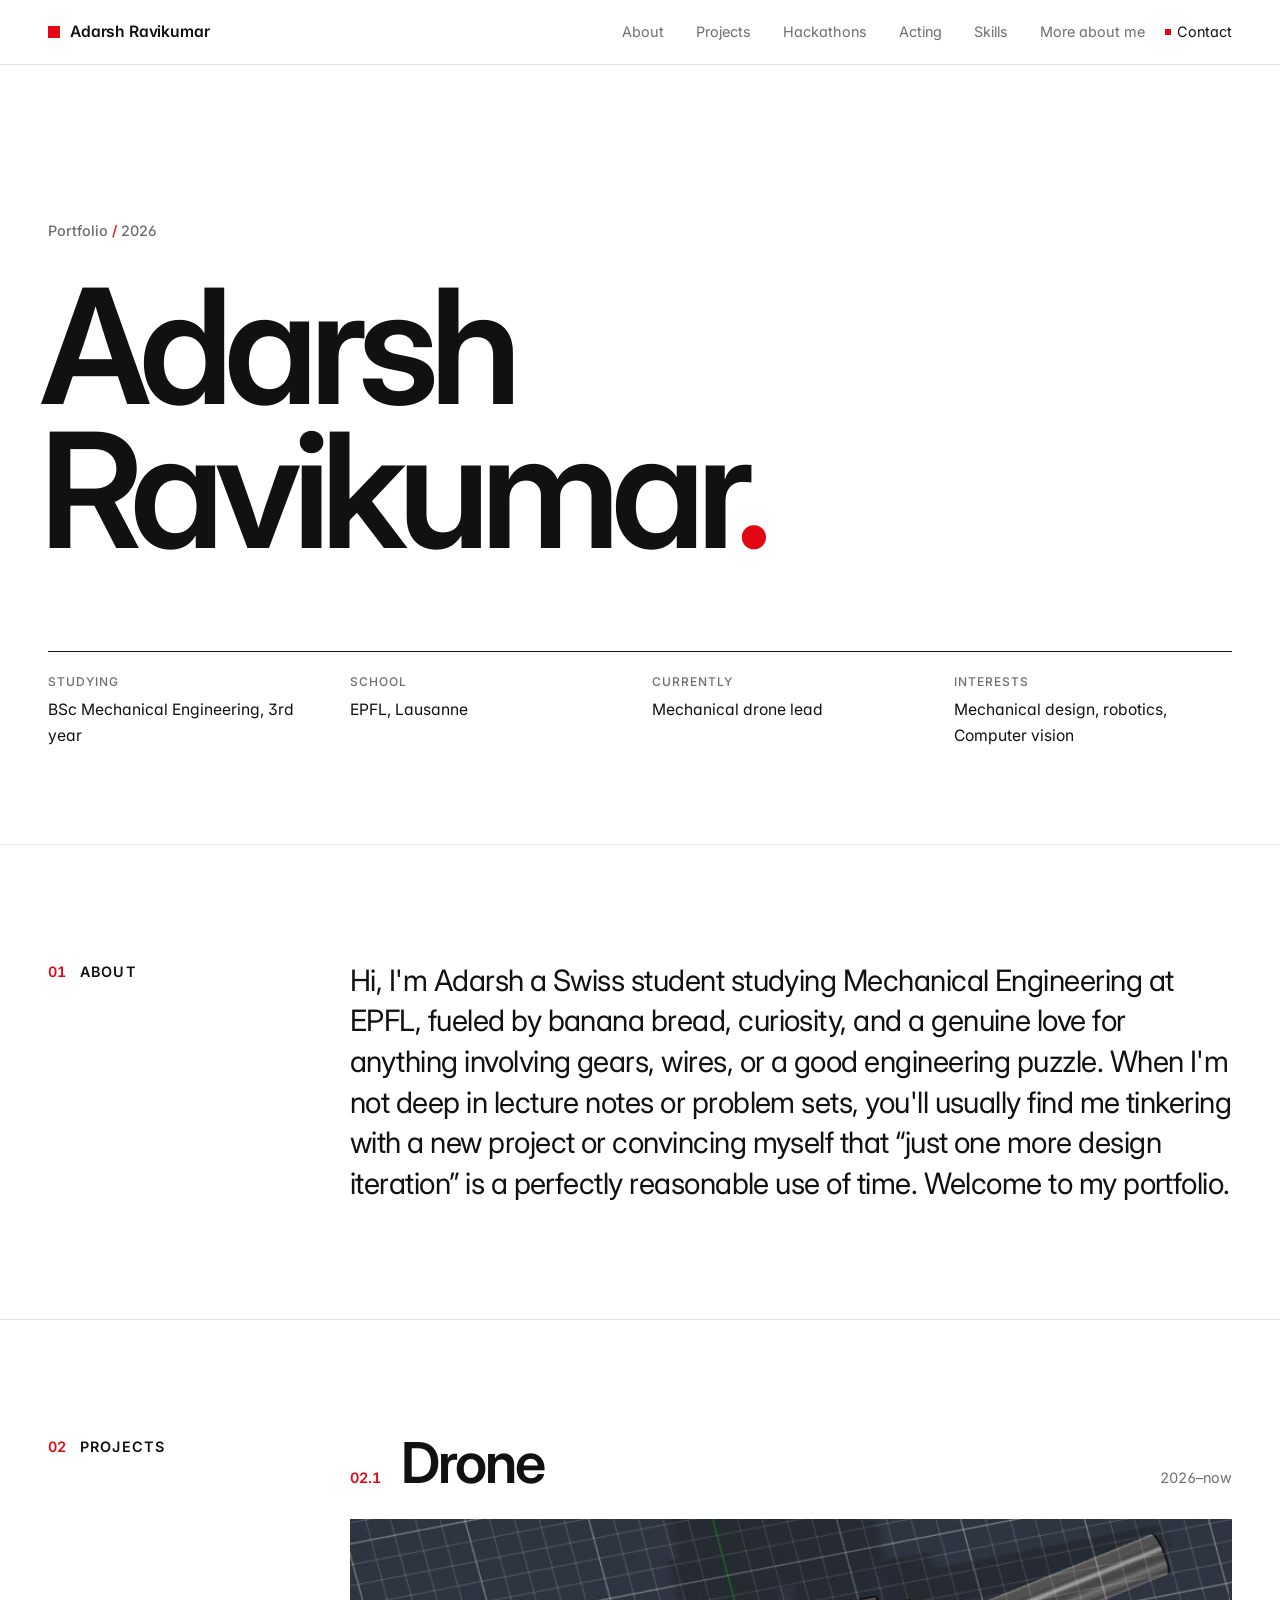
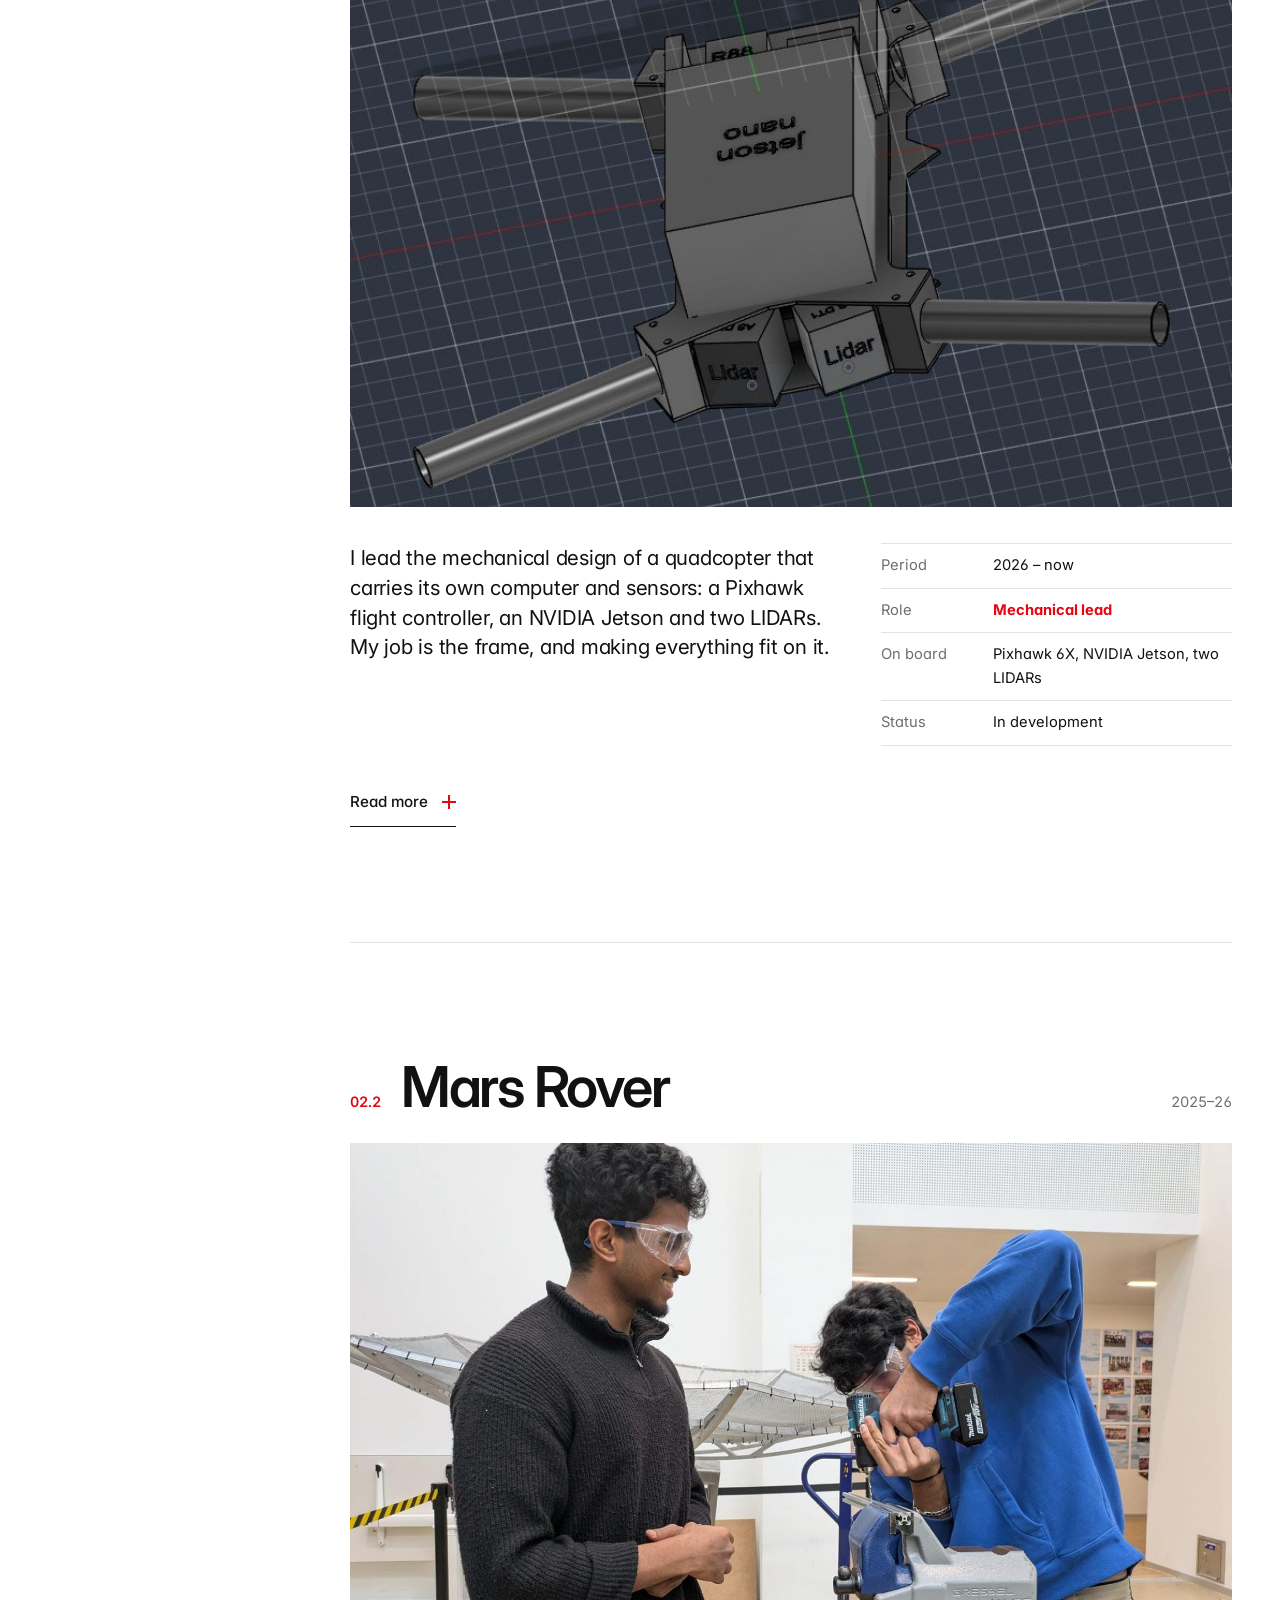
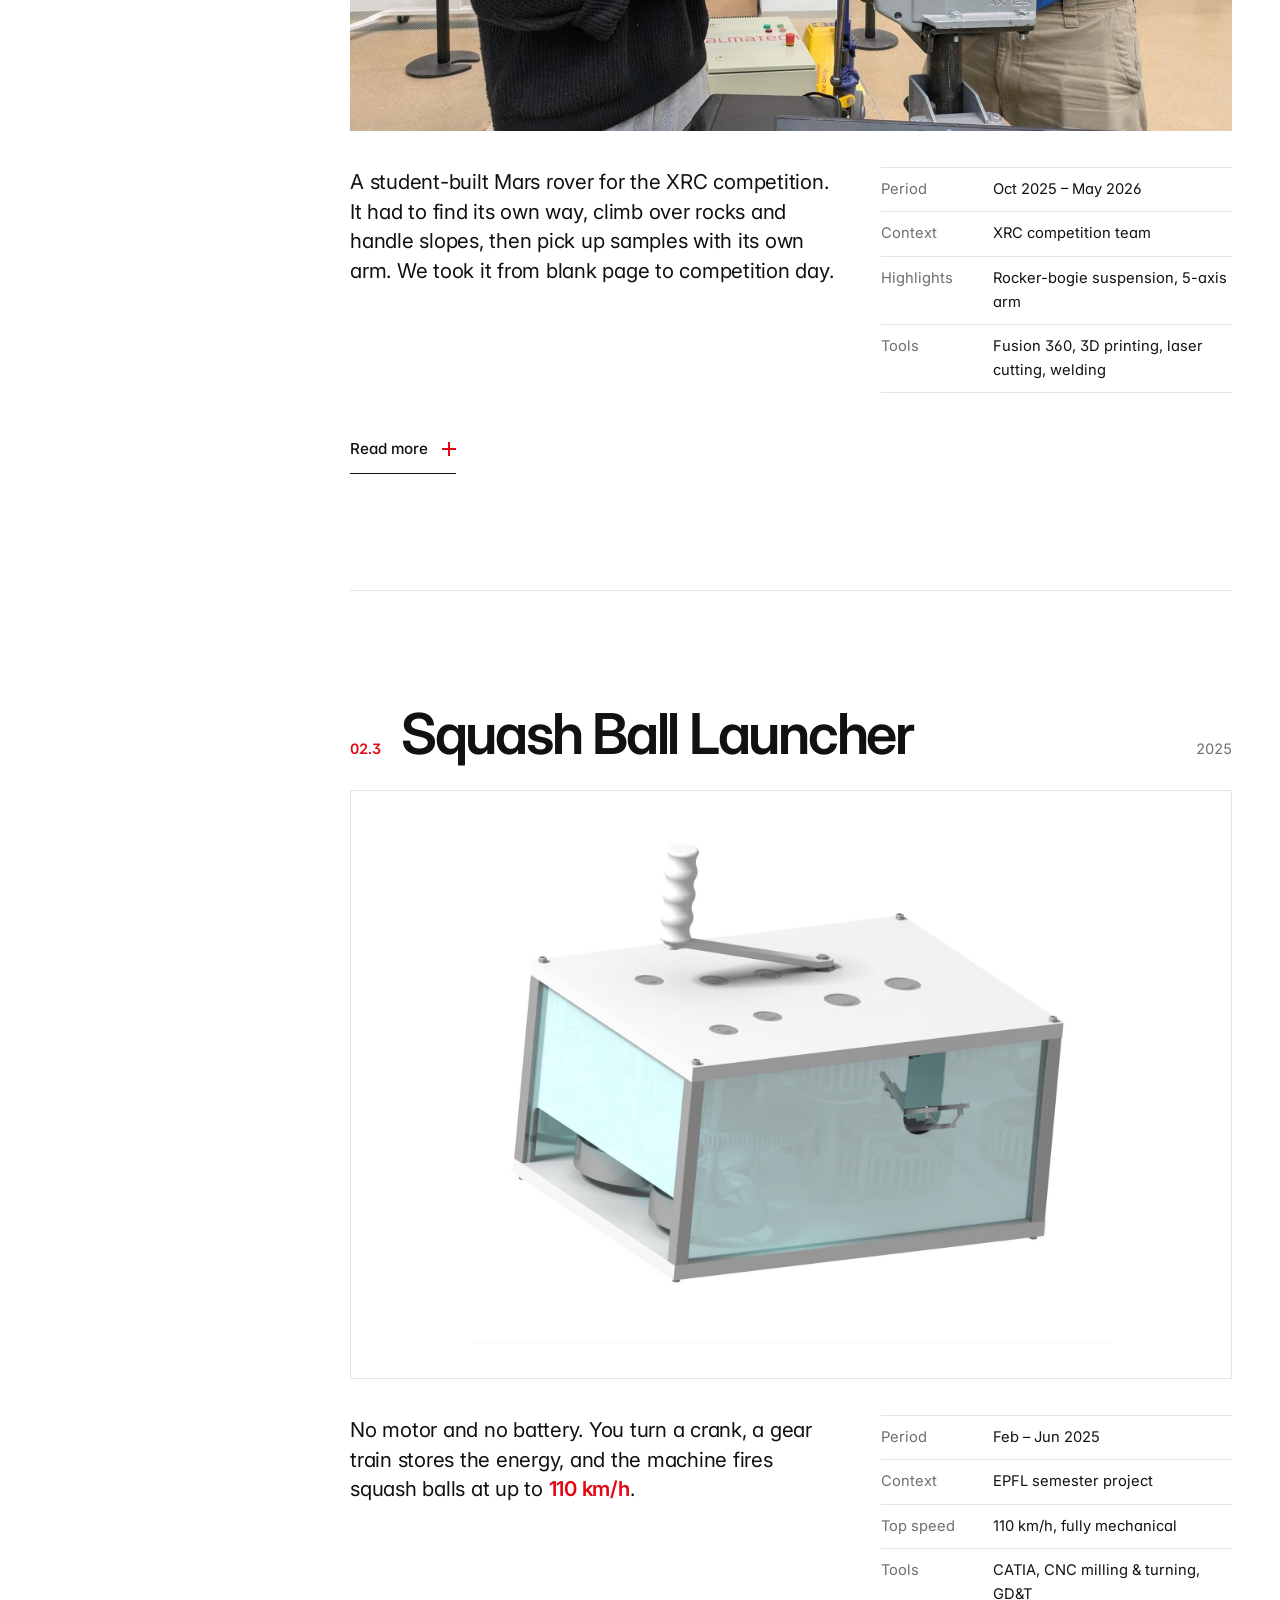
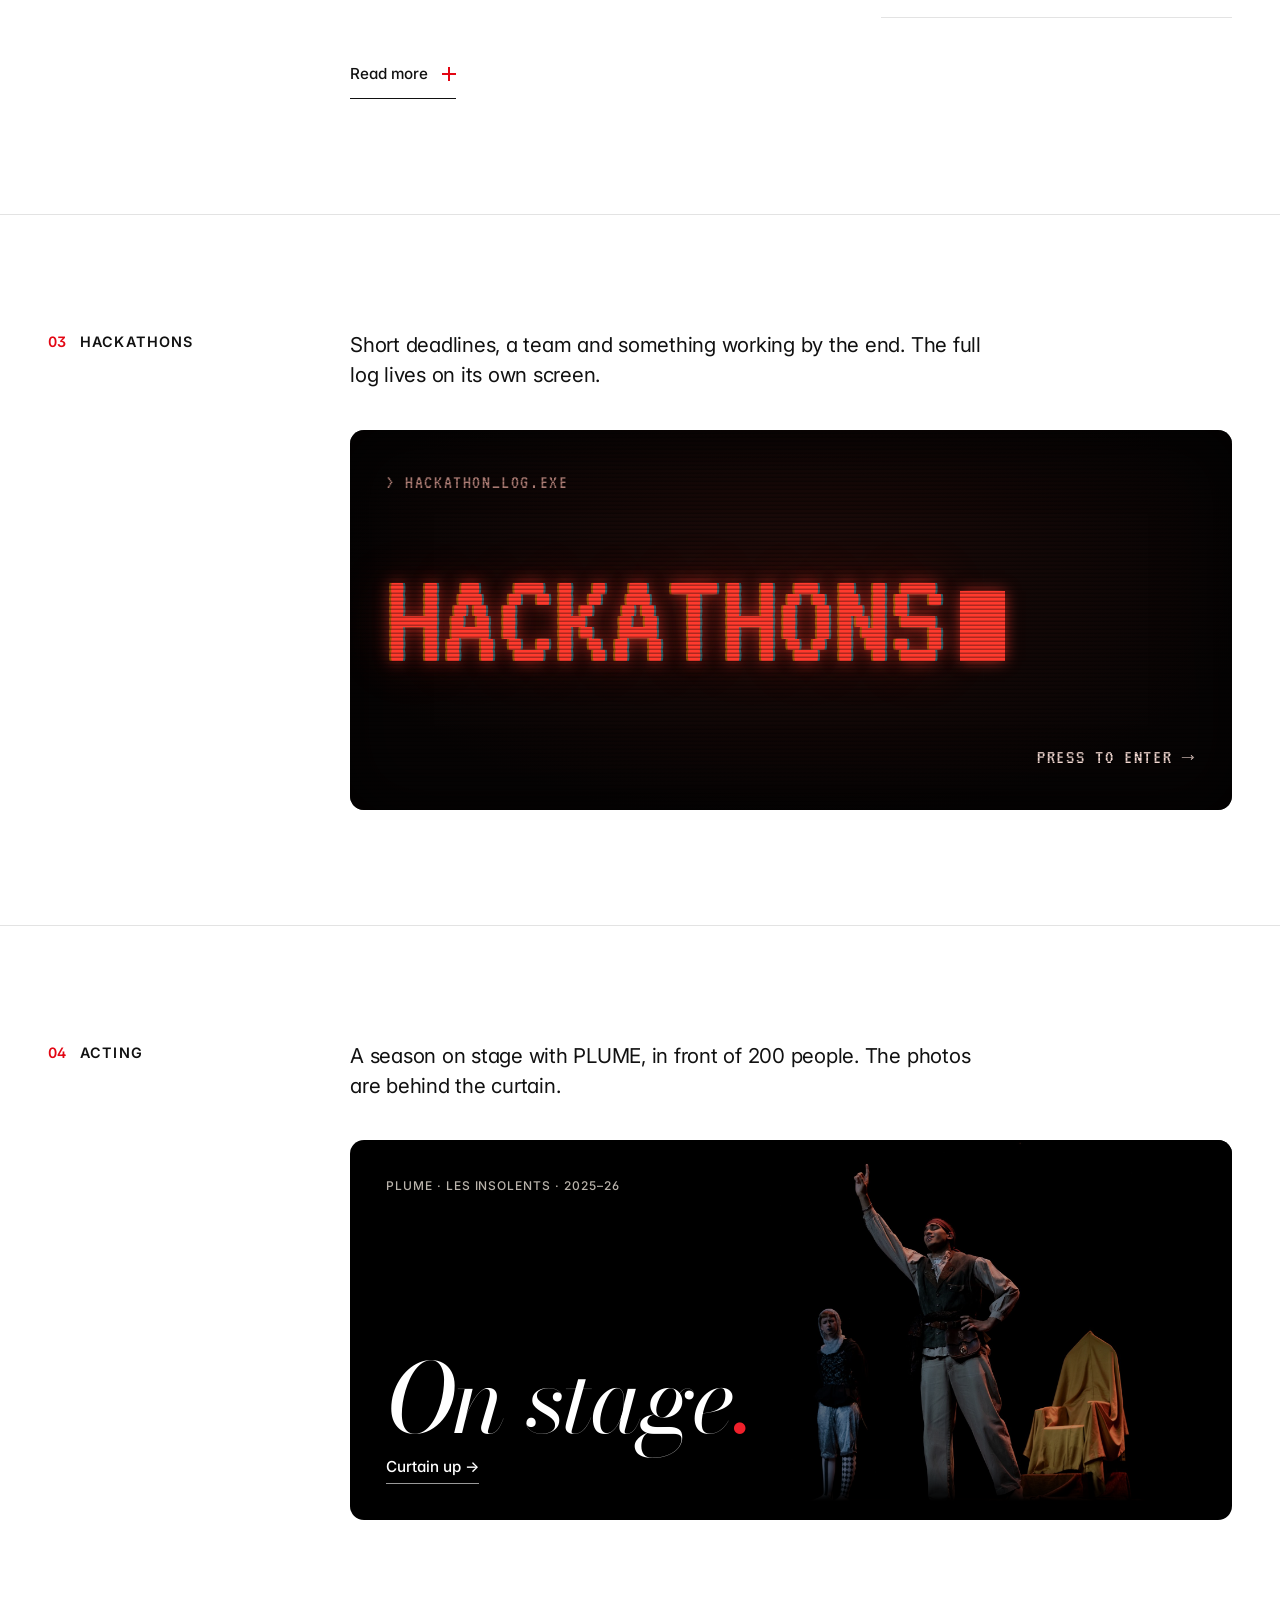
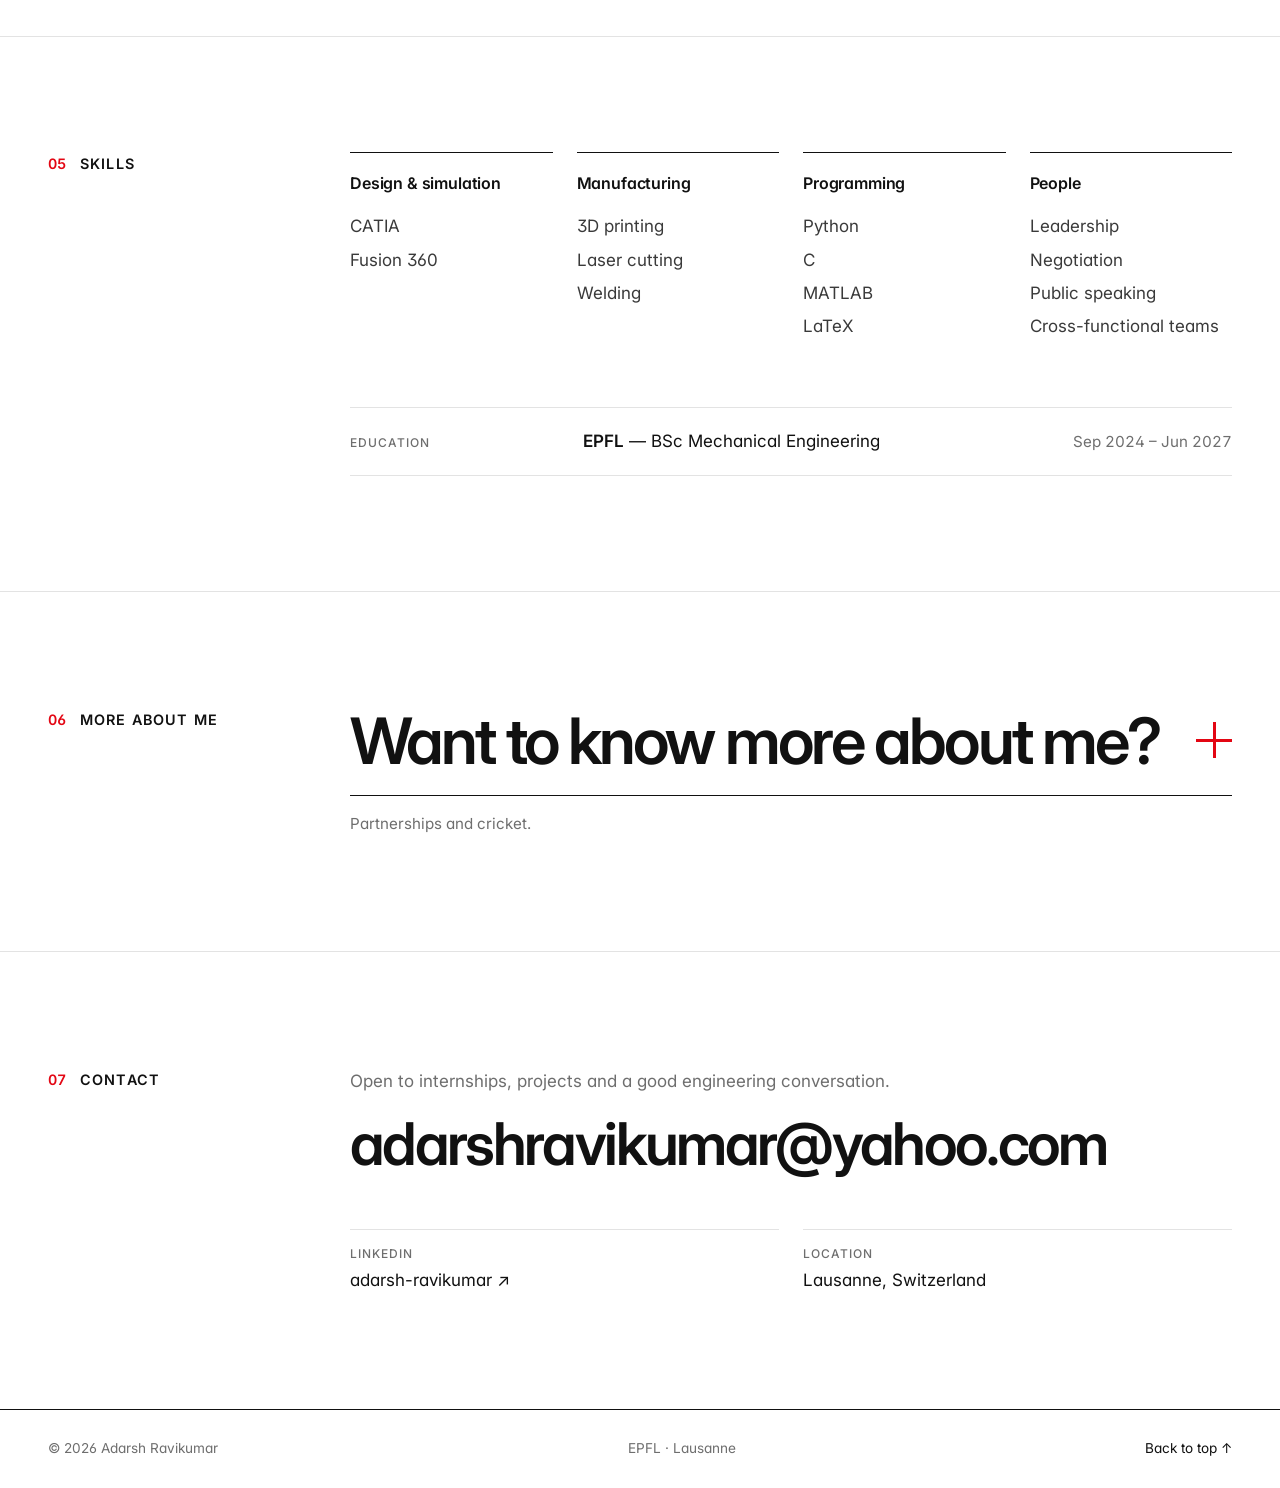
<file: index.html>
<!DOCTYPE html>
<html lang="en">
<head>
<meta charset="UTF-8" />
<meta name="viewport" content="width=device-width, initial-scale=1.0" />
<title>Adarsh Ravikumar — Mechanical Engineering, EPFL</title>
<meta name="description" content="Portfolio of Adarsh Ravikumar, Mechanical Engineering student at EPFL. Drone, Mars rover, squash ball launcher, hackathons, theatre and more." />
<link rel="canonical" href="https://adarsh-ravikumar-ch.github.io/Adarsh-Ravikumar-CH/" />
<link rel="icon" href="favicon.svg" type="image/svg+xml" />
<link rel="icon" href="assets/icons/favicon-32.png" sizes="32x32" type="image/png" />
<link rel="apple-touch-icon" href="assets/icons/apple-touch-icon.png" />
<meta property="og:type" content="website" />
<meta property="og:site_name" content="Adarsh Ravikumar" />
<meta property="og:title" content="Adarsh Ravikumar — Mechanical Engineering, EPFL" />
<meta property="og:description" content="Mechanical Engineering student at EPFL. Drone, Mars rover, a 110 km/h squash ball launcher, hackathons and theatre." />
<meta property="og:url" content="https://adarsh-ravikumar-ch.github.io/Adarsh-Ravikumar-CH/" />
<meta property="og:image" content="https://adarsh-ravikumar-ch.github.io/Adarsh-Ravikumar-CH/assets/og/main.png" />
<meta property="og:image:width" content="1200" />
<meta property="og:image:height" content="630" />
<meta property="og:image:alt" content="Adarsh Ravikumar. Mechanical Engineering, EPFL, Lausanne." />
<meta name="twitter:card" content="summary_large_image" />
<meta name="theme-color" content="#ffffff" />
<link rel="preconnect" href="https://fonts.googleapis.com" />
<link rel="preconnect" href="https://fonts.gstatic.com" crossorigin />
<link href="https://fonts.googleapis.com/css2?family=Bodoni+Moda:ital,wght@1,400&family=Inter:wght@400;500;600;700&family=VT323&display=swap" rel="stylesheet" />
<link rel="stylesheet" href="styles.css?v=8" />
<script>
  // arriving back from the hackathons page: start behind the closed "screen" so it can open
  try {
    if (sessionStorage.getItem('crt-return')) {
      sessionStorage.removeItem('crt-return');
      document.documentElement.classList.add('from-crt');
    }
    if (sessionStorage.getItem('stage-return')) {
      sessionStorage.removeItem('stage-return');
      document.documentElement.classList.add('from-stage');
    }
  } catch (e) {}
</script>
</head>
<body>

<!-- the switch-off effect used when entering / leaving the hackathons page -->
<div class="tv" aria-hidden="true"><span class="tv-bar tv-bar--top"></span><span class="tv-bar tv-bar--bottom"></span><span class="tv-line"></span></div>

<!-- the curtain used when entering / leaving the acting page -->
<div class="curtain" aria-hidden="true"><span class="curtain-half curtain-half--l"></span><span class="curtain-half curtain-half--r"></span></div>

<a class="skip-link" href="#main">Skip to content</a>

<header class="site-header">
  <div class="container header-inner">
    <a href="#top" class="logo"><span class="logo-mark" aria-hidden="true"></span>Adarsh Ravikumar</a>
    <button class="menu-toggle" type="button" aria-expanded="false" aria-controls="site-nav">Menu</button>
    <nav class="site-nav" id="site-nav" aria-label="Main">
      <a href="#about">About</a>
      <a href="#projects">Projects</a>
      <a href="hackathons.html" data-section="#hackathons" data-crt-link>Hackathons</a>
      <a href="acting.html" data-section="#acting" data-stage-link>Acting</a>
      <a href="#skills">Skills</a>
      <a href="#more">More about me</a>
      <a href="#contact">Contact</a>
    </nav>
  </div>
</header>

<main id="main">

  <!-- HERO -->
  <section class="hero" id="top">
    <div class="container">
      <p class="eyebrow">Portfolio <span class="red">/</span> 2026</p>
      <h1 class="hero-name">Adarsh<br />Ravikumar<span class="red">.</span></h1>
      <div class="hero-meta">
        <div>
          <span class="label">Studying</span>
          <span>BSc Mechanical Engineering, 3rd year</span>
        </div>
        <div>
          <span class="label">School</span>
          <span>EPFL, Lausanne</span>
        </div>
        <div>
          <span class="label">Currently</span>
          <span>Mechanical drone lead</span>
        </div>
        <div>
          <span class="label">Interests</span>
          <span>Mechanical design, robotics, Computer vision</span>
        </div>
      </div>
    </div>
  </section>

  <!-- 01 ABOUT -->
  <section class="section" id="about">
    <div class="container grid">
      <header class="section-head">
        <span class="section-num">01</span>
        <h2>About</h2>
      </header>
      <div class="section-body">
        <p class="about-text">Hi, I'm Adarsh a Swiss student studying Mechanical Engineering at EPFL, fueled by banana bread, curiosity, and a genuine love for anything involving gears, wires, or a good engineering puzzle. When I'm not deep in lecture notes or problem sets, you'll usually find me tinkering with a new project or convincing myself that “just one more design iteration” is a perfectly reasonable use of time. Welcome to my portfolio.</p>
      </div>
    </div>
  </section>

  <!-- 02 PROJECTS -->
  <section class="section" id="projects">
    <div class="container grid">
      <header class="section-head">
        <span class="section-num">02</span>
        <h2>Projects</h2>
      </header>

      <div class="section-body">

        <!-- Drone -->
        <article class="project" id="drone">
          <div class="project-title-row">
            <span class="project-index">02.1</span>
            <h3>Drone</h3>
            <span class="project-year">2026–now</span>
          </div>

          <figure class="project-cover">
            <img src="assets/img/drone-2.jpg" alt="CAD model of the drone frame: a central Jetson Nano bay, two LIDAR mounts and four tube arms" width="822" height="770" />
          </figure>

          <div class="project-info">
            <p class="project-lede">I lead the mechanical design of a quadcopter that carries its own computer and sensors: a Pixhawk flight controller, an NVIDIA Jetson and two LIDARs. My job is the frame, and making everything fit on it.</p>
            <dl class="facts">
              <div><dt>Period</dt><dd>2026 – now</dd></div>
              <div><dt>Role</dt><dd><strong class="red">Mechanical lead</strong></dd></div>
              <div><dt>On board</dt><dd>Pixhawk 6X, NVIDIA Jetson, two LIDARs</dd></div>
              <div><dt>Status</dt><dd>In development</dd></div>
            </dl>
          </div>

          <button class="toggle" type="button" aria-expanded="false" aria-controls="drone-details">
            <span class="toggle-label">Read more</span>
            <span class="toggle-icon" aria-hidden="true"></span>
          </button>

          <div class="project-details" id="drone-details" hidden>
            <ol class="points">
              <li>
                <h4>The role</h4>
                <p>As mechanical lead I'm responsible for the airframe: the central body, the arms, and the mounts for every board and sensor.</p>
              </li>
              <li>
                <h4>The frame</h4>
                <p>A compact central body holds the Jetson, with two LIDAR mounts at one end and four tube arms carrying the motors.</p>
              </li>
              <li>
                <h4>Prototyping the layout</h4>
                <p>Before committing to the final plates, we laser-cut test plates and laid the electronics out on them to check spacing, mounting holes and cable runs.</p>
              </li>
              <li>
                <h4>Power &amp; electronics</h4>
                <p>Two batteries feed a power board, which supplies a 4-in-1 ESC for the four motors and a regulated supply for the flight controller and computer. The frame has to give each of them a place and keep the wiring short.</p>
              </li>
            </ol>

            <div class="gallery">
              <figure><button class="gallery-item" type="button"><img src="assets/img/drone-2.jpg" alt="CAD model of the drone frame with a Jetson bay, two LIDAR mounts and four tube arms" loading="lazy" /></button><figcaption>Frame CAD: Jetson bay, LIDAR mounts, four arms</figcaption></figure>
              <figure><button class="gallery-item" type="button"><img src="assets/img/drone-4.jpg" alt="Technical drawing of the drone arm shaft support next to the machined aluminium part, callipers and tooling" loading="lazy" /></button><figcaption>Arm shaft support: drawing and machined part</figcaption></figure>
              <figure><button class="gallery-item" type="button"><img src="assets/img/drone-5.jpg" alt="Aluminium profile clamped in a band saw, with coolant on the bed" loading="lazy" /></button><figcaption>Cutting aluminium stock on the band saw</figcaption></figure>
              <figure><button class="gallery-item" type="button"><img src="assets/img/drone-6.jpg" alt="Two Fehlmann milling machines in the workshop" loading="lazy" /></button><figcaption>The workshop's milling machines</figcaption></figure>
              <figure><button class="gallery-item" type="button"><img src="assets/img/drone-1.jpg" alt="Drone electronics laid out on laser-cut test plates" loading="lazy" /></button><figcaption>Electronics on laser-cut test plates</figcaption></figure>
              <figure><button class="gallery-item" type="button"><img src="assets/img/drone-7.jpg" alt="Electronics bench with a board in a vice, solder, a multimeter and test equipment" loading="lazy" /></button><figcaption>Soldering on the electronics bench</figcaption></figure>
              <figure><button class="gallery-item" type="button"><img src="assets/img/drone-3.jpg" alt="Wiring diagram linking two batteries, the power board, ESC, four motors, Pixhawk and Jetson" loading="lazy" /></button><figcaption>Wiring diagram</figcaption></figure>
            </div>
          </div>
        </article>

        <!-- Mars Rover -->
        <article class="project" id="rover">
          <div class="project-title-row">
            <span class="project-index">02.2</span>
            <h3>Mars Rover</h3>
            <span class="project-year">2025–26</span>
          </div>

          <figure class="project-cover">
            <img src="assets/img/rover-2.jpg" alt="Adarsh, in a blue sweater, drilling an aluminium profile clamped in a bench vice" width="1600" height="1200" />
          </figure>

          <div class="project-info">
            <p class="project-lede">A student-built Mars rover for the XRC competition. It had to find its own way, climb over rocks and handle slopes, then pick up samples with its own arm. We took it from blank page to competition day.</p>
            <dl class="facts">
              <div><dt>Period</dt><dd>Oct 2025 – May 2026</dd></div>
              <div><dt>Context</dt><dd>XRC competition team</dd></div>
              <div><dt>Highlights</dt><dd>Rocker-bogie suspension, 5-axis arm</dd></div>
              <div><dt>Tools</dt><dd>Fusion 360, 3D printing, laser cutting, welding</dd></div>
            </dl>
          </div>

          <button class="toggle" type="button" aria-expanded="false" aria-controls="rover-details">
            <span class="toggle-label">Read more</span>
            <span class="toggle-icon" aria-hidden="true"></span>
          </button>

          <div class="project-details" id="rover-details" hidden>
            <ol class="points">
              <li>
                <h4>The brief</h4>
                <p>A multidisciplinary team, one rover. It had to navigate autonomously, get over obstacles and hold its own on steep inclines. I co-designed it from the first concept to the prototype we took to competition.</p>
              </li>
              <li>
                <h4>Drivetrain &amp; wheels</h4>
                <p>I worked out motor torque, speed and power against obstacle size, approach angle and slope, so we knew the drivetrain would cope before anything was built. The tyres are custom PTU, iterated through several tread designs to balance stiffness and grip on rocky ground.</p>
              </li>
              <li>
                <h4>Suspension</h4>
                <p>A rocker-bogie differential keeps every wheel on the ground when one side climbs, so the rover stays stable over uneven terrain.</p>
              </li>
              <li>
                <h4>The arm</h4>
                <p>A 5-axis arm for collecting and handling samples. I covered the kinematics, picked the actuators and designed the mechanism.</p>
              </li>
              <li>
                <h4>Chassis</h4>
                <p>Designed together with the electrical and software teams. The LIDAR, sensors and computer each needed a proper home, and the layout had to work for everyone.</p>
              </li>
              <li>
                <h4>Making it real</h4>
                <p>The whole rover was modelled, assembled and simulated in Fusion 360, then built with 3D printing, laser cutting and welding into a working machine.</p>
              </li>
            </ol>

            <div class="gallery">
              <figure><button class="gallery-item" type="button"><img src="assets/img/rover-2.jpg" alt="Drilling an aluminium profile in the workshop" loading="lazy" /></button><figcaption>In the workshop</figcaption></figure>
              <figure><button class="gallery-item" type="button"><img src="assets/img/rover-1.jpg" alt="Two team members crouched beside the finished rover" loading="lazy" /></button><figcaption>The finished rover</figcaption></figure>
              <figure><button class="gallery-item" type="button"><img src="assets/img/rover-3.jpg" alt="Robotic arm joints and turntable during testing" loading="lazy" /></button><figcaption>Arm joints during testing</figcaption></figure>
              <figure><button class="gallery-item" type="button"><img src="assets/img/rover-4.jpg" alt="Rover with the arm folded and electronics visible" loading="lazy" /></button><figcaption>Arm folded, electronics exposed</figcaption></figure>
              <figure><button class="gallery-item" type="button"><img src="assets/img/rover-5.jpg" alt="A teammate working on the rover chassis" loading="lazy" /></button><figcaption>Chassis on the bench</figcaption></figure>
            </div>
          </div>
        </article>

        <!-- Squash Ball Launcher -->
        <article class="project" id="squash">
          <div class="project-title-row">
            <span class="project-index">02.3</span>
            <h3>Squash Ball Launcher</h3>
            <span class="project-year">2025</span>
          </div>

          <figure class="project-cover is-render">
            <img src="assets/img/squash-1.jpg" alt="Render of the squash ball launcher: a glass-sided box with a hand crank on top" width="1600" height="1292" />
          </figure>

          <div class="project-info">
            <p class="project-lede">No motor and no battery. You turn a crank, a gear train stores the energy, and the machine fires squash balls at up to <strong class="red">110&nbsp;km/h</strong>.</p>
            <dl class="facts">
              <div><dt>Period</dt><dd>Feb – Jun 2025</dd></div>
              <div><dt>Context</dt><dd>EPFL semester project</dd></div>
              <div><dt>Top speed</dt><dd>110 km/h, fully mechanical</dd></div>
              <div><dt>Tools</dt><dd>CATIA, CNC milling &amp; turning, GD&amp;T</dd></div>
            </dl>
          </div>

          <button class="toggle" type="button" aria-expanded="false" aria-controls="squash-details">
            <span class="toggle-label">Read more</span>
            <span class="toggle-icon" aria-hidden="true"></span>
          </button>

          <div class="project-details" id="squash-details" hidden>
            <ol class="points">
              <li>
                <h4>The idea</h4>
                <p>A fully mechanical, hand-wound launcher, designed from the ground up. Winding the crank stores energy in the mechanism, and releasing it sends a ball out at up to 110&nbsp;km/h.</p>
              </li>
              <li>
                <h4>The numbers</h4>
                <p>Torque, force, velocity and energy-transfer calculations sized every gear and shaft, so each shot comes out the same as the last.</p>
              </li>
              <li>
                <h4>Materials</h4>
                <p>Winding and firing put cyclic load on the gears, over and over. I chose materials for yield strength, fatigue resistance, hardness and wear so the parts would last.</p>
              </li>
              <li>
                <h4>Built to be built</h4>
                <p>Every part was designed with manufacturing in mind, mostly CNC milling and turning, so the drawings could go straight to a workshop.</p>
              </li>
              <li>
                <h4>The paper trail</h4>
                <p>A full documentation package: design justification, gear ratio and energy calculations, a bill of materials, and manufacture-ready 2D drawings with GD&amp;T.</p>
              </li>
              <li>
                <h4>All in CATIA</h4>
                <p>3D modelling, assembly and mechanism simulation, and drawing generation, all done in CATIA from start to finish.</p>
              </li>
            </ol>

            <div class="gallery">
              <figure><button class="gallery-item" type="button"><img src="assets/img/squash-1.jpg" alt="Final render of the launcher" loading="lazy" /></button><figcaption>Final render</figcaption></figure>
              <figure><button class="gallery-item" type="button"><img src="assets/img/squash-2.jpg" alt="Transparent render showing the gears inside the launcher" loading="lazy" /></button><figcaption>See-through render</figcaption></figure>
              <figure><button class="gallery-item" type="button"><img src="assets/img/squash-3.jpg" alt="Isometric CAD view of the complete mechanism" loading="lazy" /></button><figcaption>Complete mechanism</figcaption></figure>
              <figure><button class="gallery-item" type="button"><img src="assets/img/squash-5.jpg" alt="Crank handle connected to the first gear stages" loading="lazy" /></button><figcaption>Crank and first stages</figcaption></figure>
              <figure><button class="gallery-item" type="button"><img src="assets/img/squash-4.jpg" alt="Top view of the gear train and launch wheels" loading="lazy" /></button><figcaption>Gear train from above</figcaption></figure>
              <figure><button class="gallery-item" type="button"><img src="assets/img/squash-6.jpg" alt="Counter-rotating launch wheels driven by gears" loading="lazy" /></button><figcaption>Counter-rotating launch wheels</figcaption></figure>
              <figure><button class="gallery-item" type="button"><img src="assets/img/squash-7.jpg" alt="Close-up of meshing gear pairs" loading="lazy" /></button><figcaption>Gear pairs</figcaption></figure>
              <figure><button class="gallery-item" type="button"><img src="assets/img/squash-8.jpg" alt="Exploded view of all shaft assemblies" loading="lazy" /></button><figcaption>Every shaft assembly</figcaption></figure>
              <figure><button class="gallery-item" type="button"><img src="assets/img/squash-9.jpg" alt="Ball feed rail mechanism" loading="lazy" /></button><figcaption>Ball feed rail</figcaption></figure>
            </div>
          </div>
        </article>

      </div>
    </div>
  </section>

  <!-- 03 HACKATHONS -->
  <section class="section" id="hackathons">
    <div class="container grid">
      <header class="section-head">
        <span class="section-num">03</span>
        <h2>Hackathons</h2>
      </header>
      <div class="section-body">
        <p class="hack-intro">Short deadlines, a team and something working by the end. The full log lives on its own screen.</p>

        <a class="crt-door" href="hackathons.html" data-crt-link aria-label="Open the hackathon log">
          <span class="crt-door-screen">
            <span class="crt-door-line">&gt; Hackathon_log.exe</span>
            <span class="crt-door-title">Hackathons<span class="crt-door-cursor"></span></span>
            <span class="crt-door-enter">Press to enter →</span>
          </span>
        </a>
      </div>
    </div>
  </section>

  <!-- 04 ACTING -->
  <section class="section" id="acting">
    <div class="container grid">
      <header class="section-head">
        <span class="section-num">04</span>
        <h2>Acting</h2>
      </header>
      <div class="section-body">
        <p class="hack-intro">A season on stage with PLUME, in front of 200 people. The photos are behind the curtain.</p>

        <a class="stage-door" href="acting.html" data-stage-link aria-label="Open the acting page">
          <span class="stage-door-scene">
            <img src="assets/img/stage-2.jpg" alt="" loading="lazy" />
            <span class="stage-door-label">PLUME · Les Insolents · 2025–26</span>
            <span class="stage-door-bottom">
              <span class="stage-door-title">On stage<span class="stage-door-dot">.</span></span>
              <span class="stage-door-enter">Curtain up →</span>
            </span>
          </span>
        </a>
      </div>
    </div>
  </section>

  <!-- 05 SKILLS -->
  <section class="section" id="skills">
    <div class="container grid">
      <header class="section-head">
        <span class="section-num">05</span>
        <h2>Skills</h2>
      </header>
      <div class="section-body">
        <div class="skills">
          <div>
            <h3>Design &amp; simulation</h3>
            <ul><li>CATIA</li><li>Fusion 360</li></ul>
          </div>
          <div>
            <h3>Manufacturing</h3>
            <ul><li>3D printing</li><li>Laser cutting</li><li>Welding</li></ul>
          </div>
          <div>
            <h3>Programming</h3>
            <ul><li>Python</li><li>C</li><li>MATLAB</li><li>LaTeX</li></ul>
          </div>
          <div>
            <h3>People</h3>
            <ul><li>Leadership</li><li>Negotiation</li><li>Public speaking</li><li>Cross-functional teams</li></ul>
          </div>
        </div>

        <div class="education">
          <span class="label">Education</span>
          <p><strong>EPFL</strong> — BSc Mechanical Engineering</p>
          <span class="education-date">Sep 2024 – Jun 2027</span>
        </div>
      </div>
    </div>
  </section>

  <!-- 06 MORE ABOUT ME -->
  <section class="section" id="more">
    <div class="container grid">
      <header class="section-head">
        <span class="section-num">06</span>
        <h2>More about me</h2>
      </header>
      <div class="section-body">
        <button class="more-toggle" type="button" aria-expanded="false" aria-controls="more-panel">
          <span>Want to know more about me?</span>
          <span class="toggle-icon is-large" aria-hidden="true"></span>
        </button>
        <p class="more-hint">Partnerships and cricket.</p>

        <div class="personal" id="more-panel" hidden>
          <article>
            <span class="personal-num">06.1</span>
            <h3>Partnerships</h3>
            <p class="personal-meta">EPFL AI Team · Feb 2026 – now</p>
            <p>I handle partnerships for the EPFL AI Team. I find companies that care about what we build, pitch to them, negotiate sponsorship terms and keep those relationships going.</p>
            <p>A lot of the job is turning what our technical leads need into something a partner actually wants to back, whether that's funding, hardware or both.</p>
          </article>
          <article>
            <span class="personal-num">06.2</span>
            <h3>Cricket</h3>
            <p class="personal-meta">Off the clock</p>
            <!-- write your cricket story here -->
            <p>More on this soon.</p>
          </article>
        </div>
      </div>
    </div>
  </section>

  <!-- 07 CONTACT -->
  <section class="section" id="contact">
    <div class="container grid">
      <header class="section-head">
        <span class="section-num">07</span>
        <h2>Contact</h2>
      </header>
      <div class="section-body">
        <p class="contact-intro">Open to internships, projects and a good engineering conversation.</p>
        <a class="contact-email" href="mailto:adarshravikumar@yahoo.com">adarshravikumar@yahoo.com</a>
        <dl class="contact-list">
          <div><dt>LinkedIn</dt><dd><a href="https://www.linkedin.com/in/adarsh-ravikumar-80130035a" target="_blank" rel="noopener">adarsh-ravikumar ↗</a></dd></div>
          <div><dt>Location</dt><dd>Lausanne, Switzerland</dd></div>
        </dl>
      </div>
    </div>
  </section>

</main>

<footer class="site-footer">
  <div class="container footer-inner">
    <span>© 2026 Adarsh Ravikumar</span>
    <span>EPFL · Lausanne</span>
    <a href="#top">Back to top ↑</a>
  </div>
</footer>

<!-- image viewer -->
<div class="lightbox" id="lightbox" role="dialog" aria-modal="true" aria-label="Image viewer" hidden>
  <div class="lightbox-bar">
    <span class="lightbox-count" id="lightbox-count"></span>
    <button class="lightbox-close" id="lightbox-close" type="button">Close</button>
  </div>
  <figure class="lightbox-figure">
    <img id="lightbox-img" alt="" />
    <figcaption id="lightbox-cap"></figcaption>
  </figure>
  <button class="lightbox-nav lightbox-prev" id="lightbox-prev" type="button" aria-label="Previous image">←</button>
  <button class="lightbox-nav lightbox-next" id="lightbox-next" type="button" aria-label="Next image">→</button>
</div>

<script src="main.js?v=4"></script>
</body>
</html>
</file>
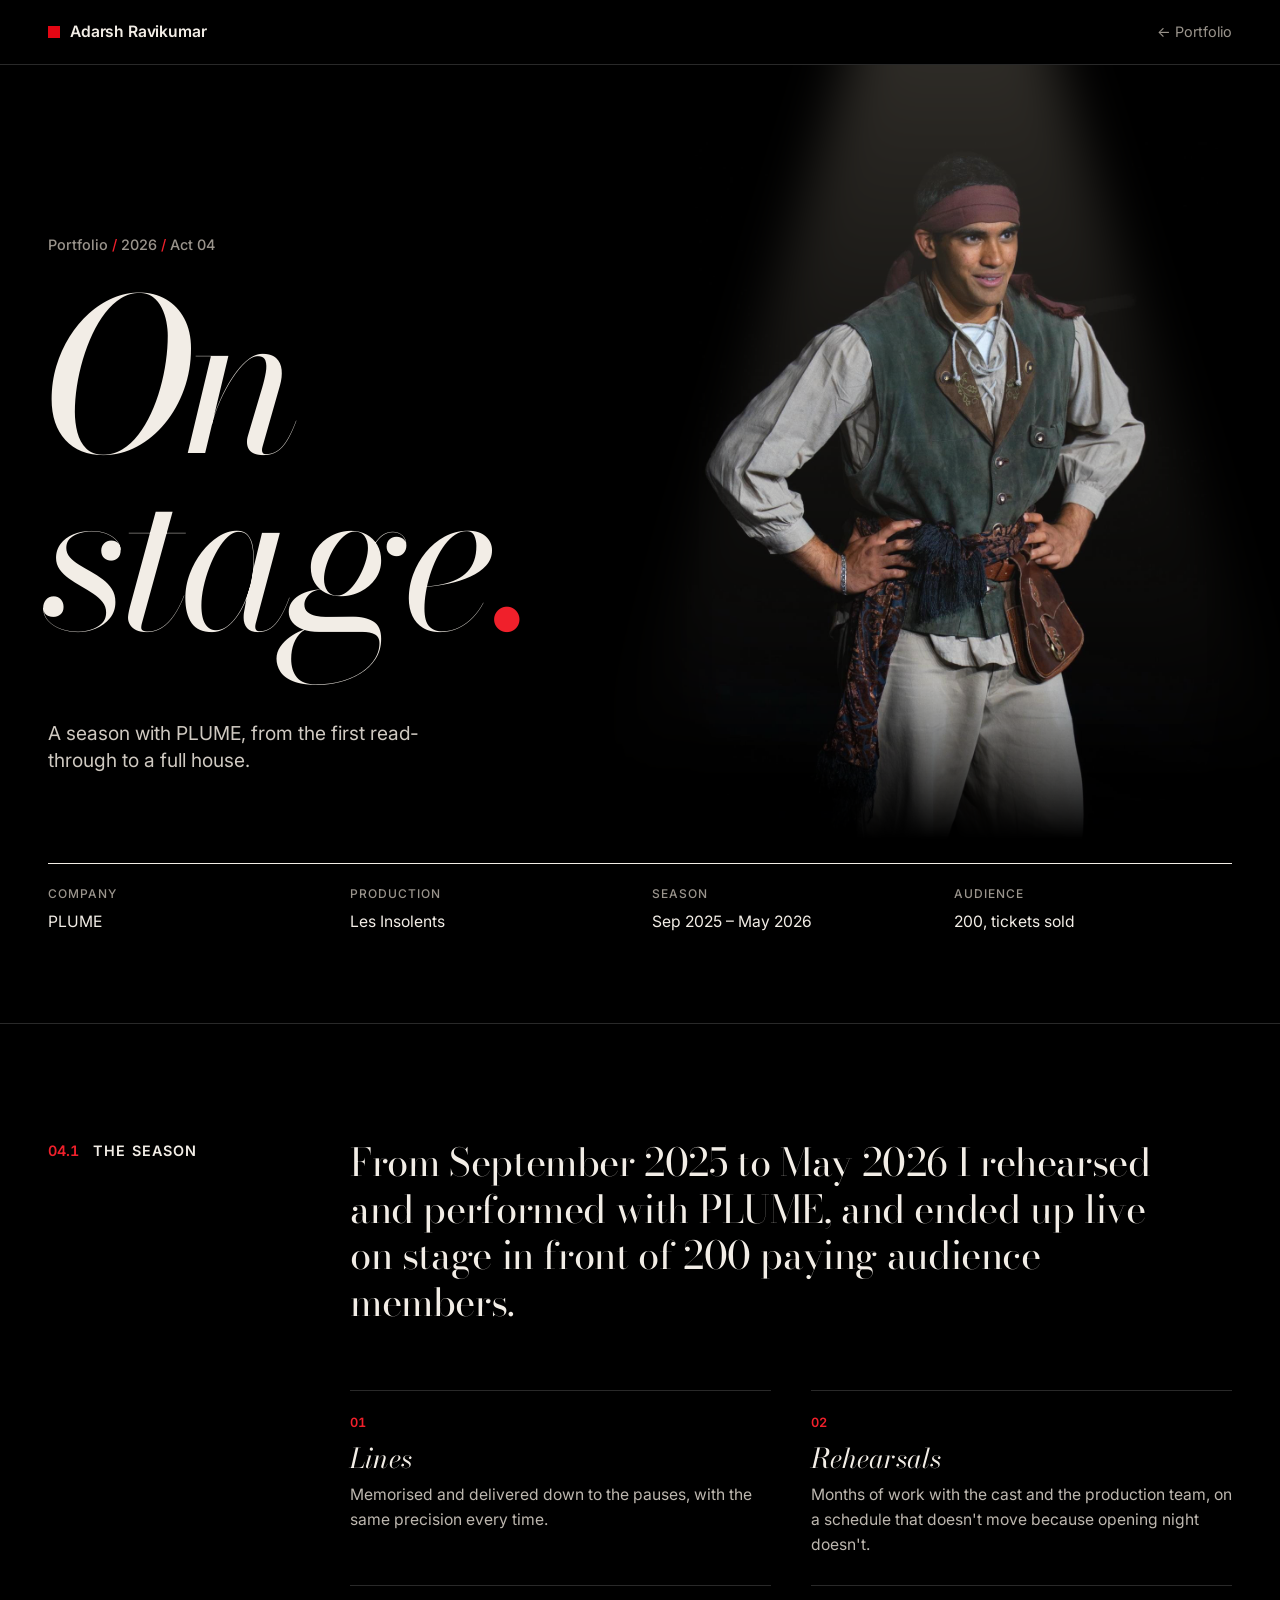
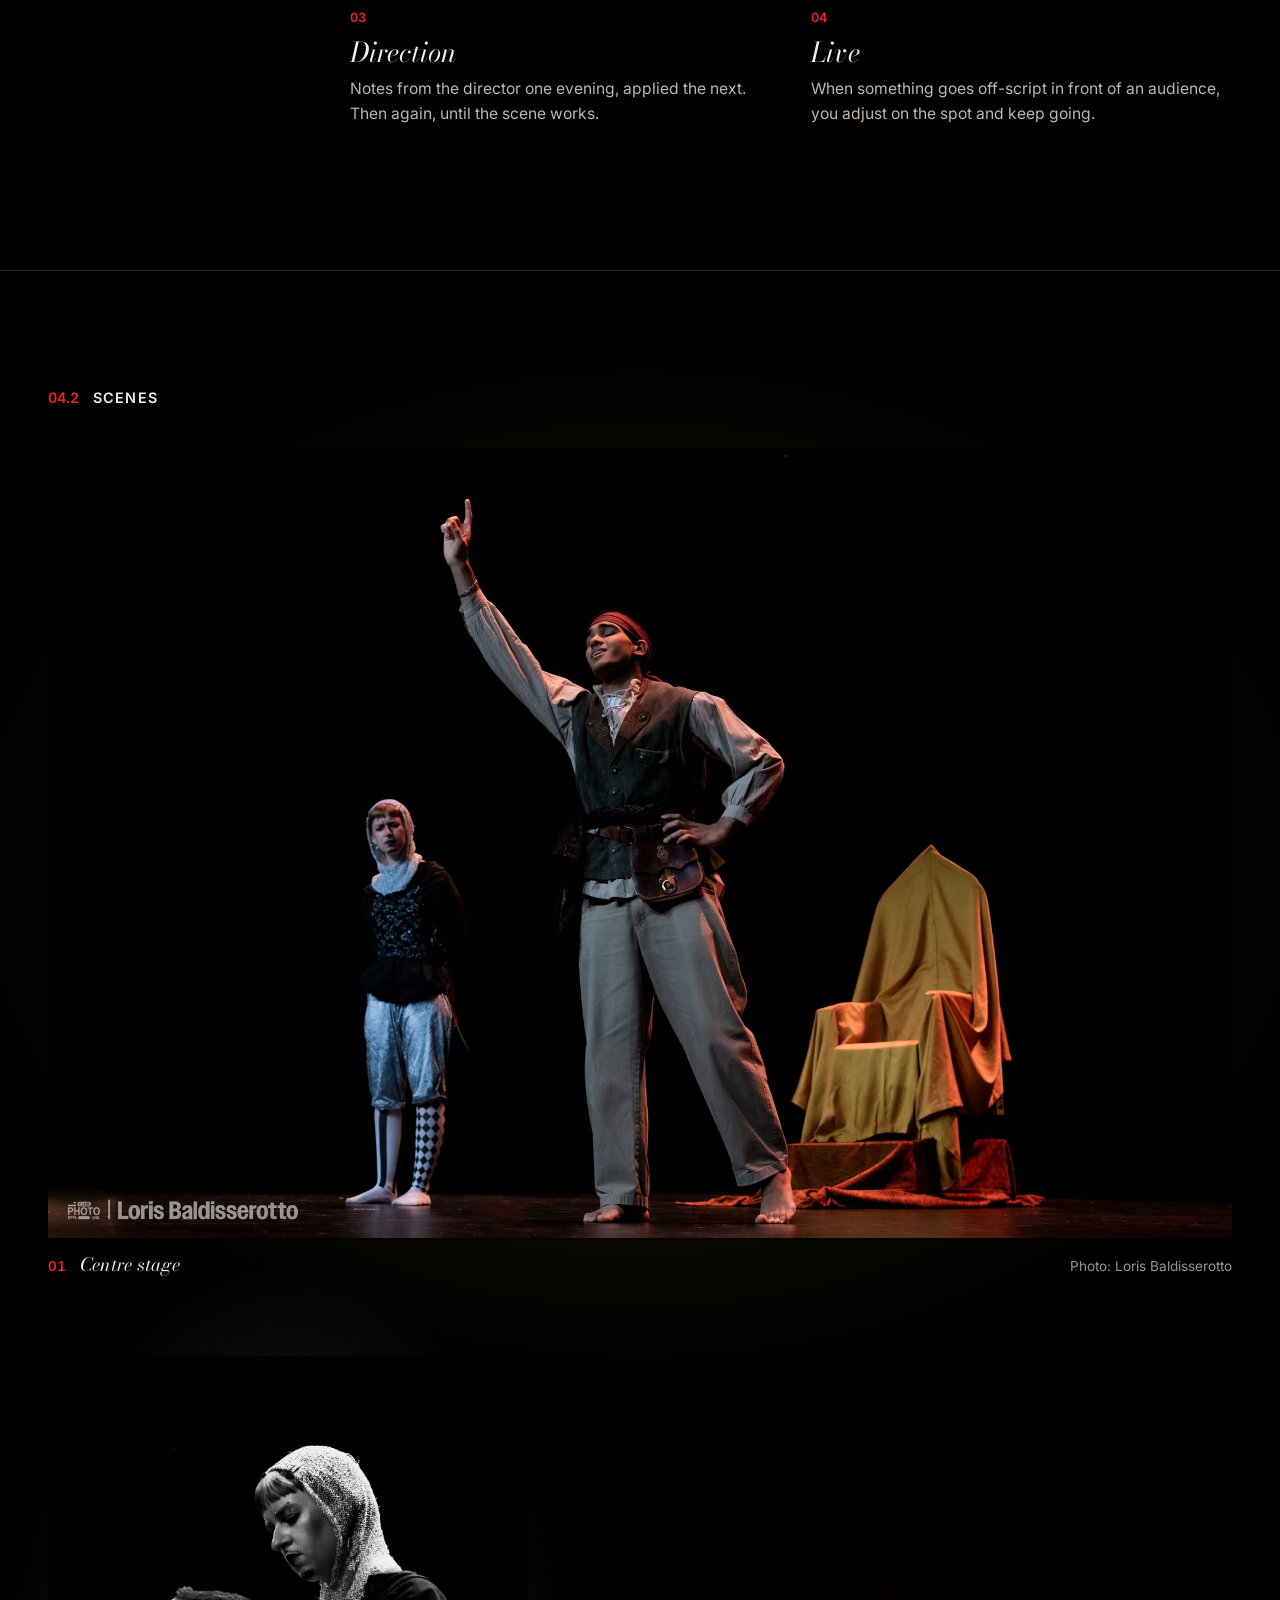
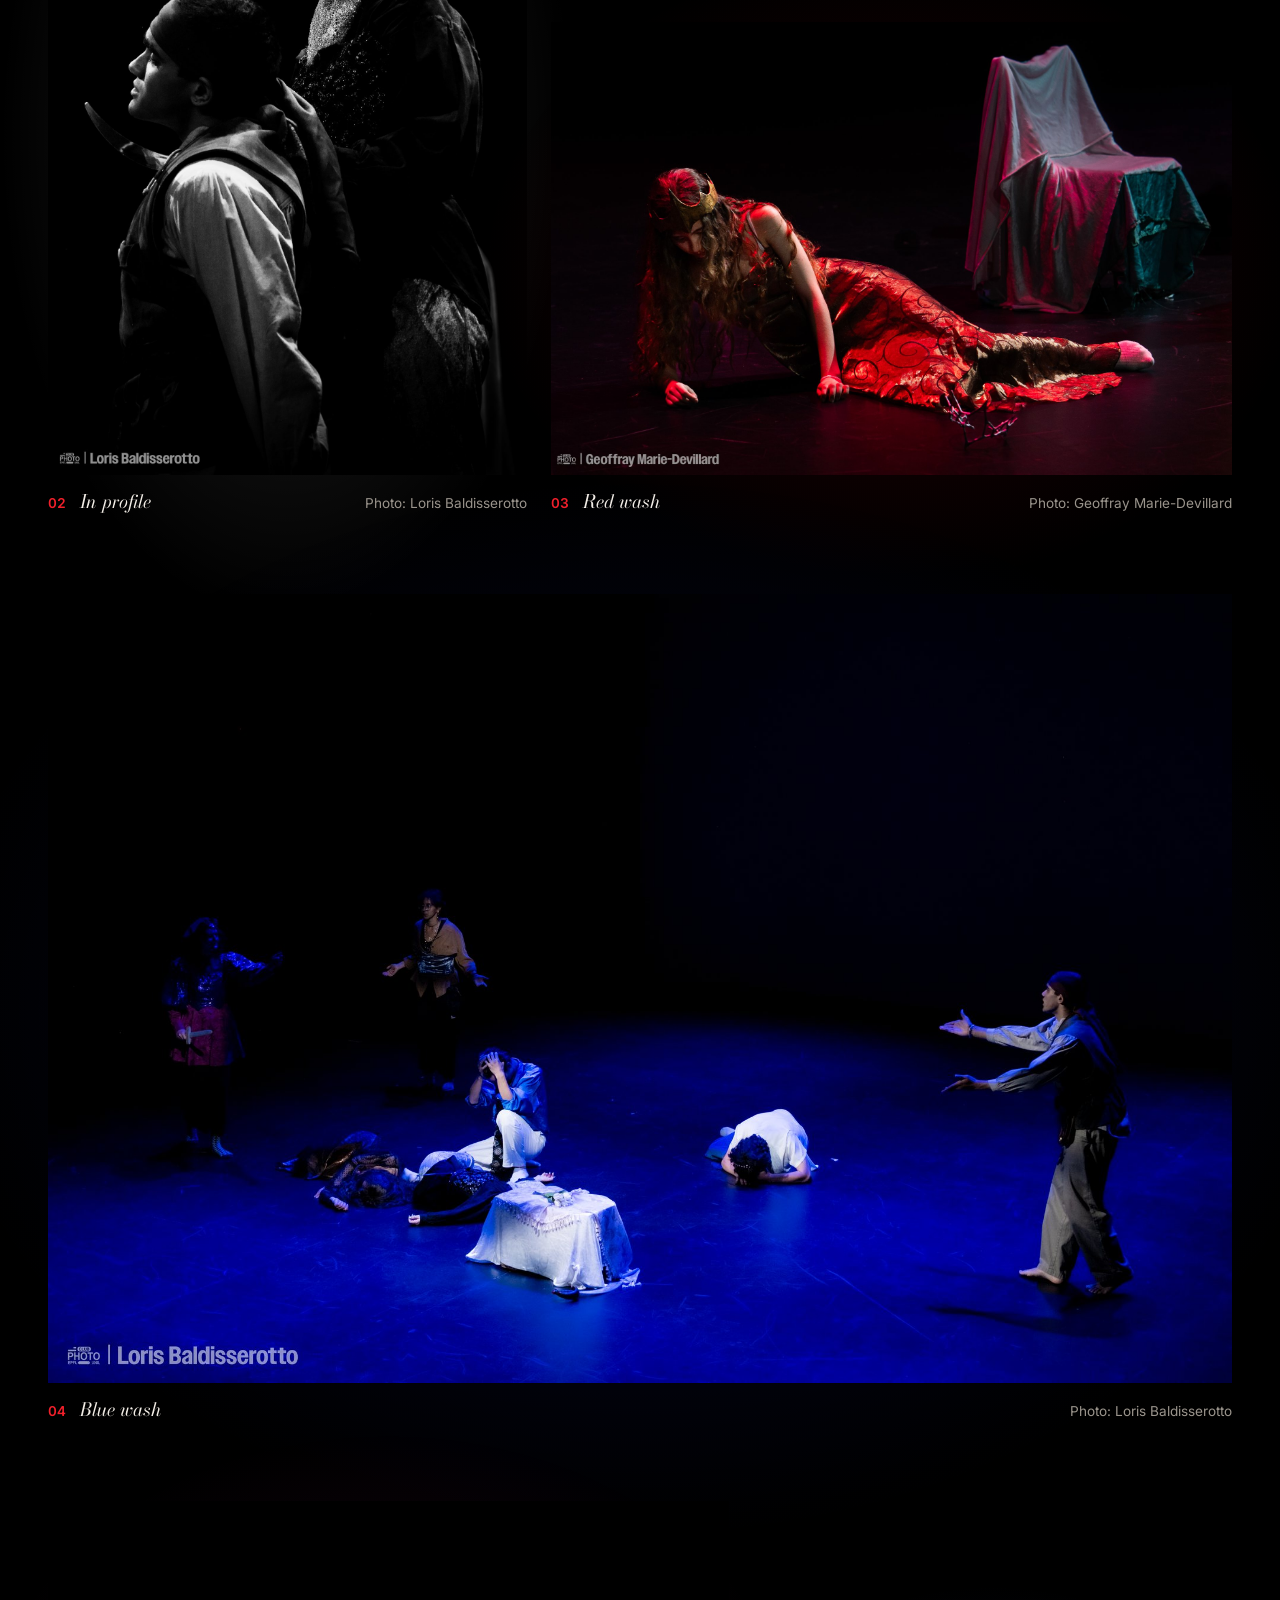
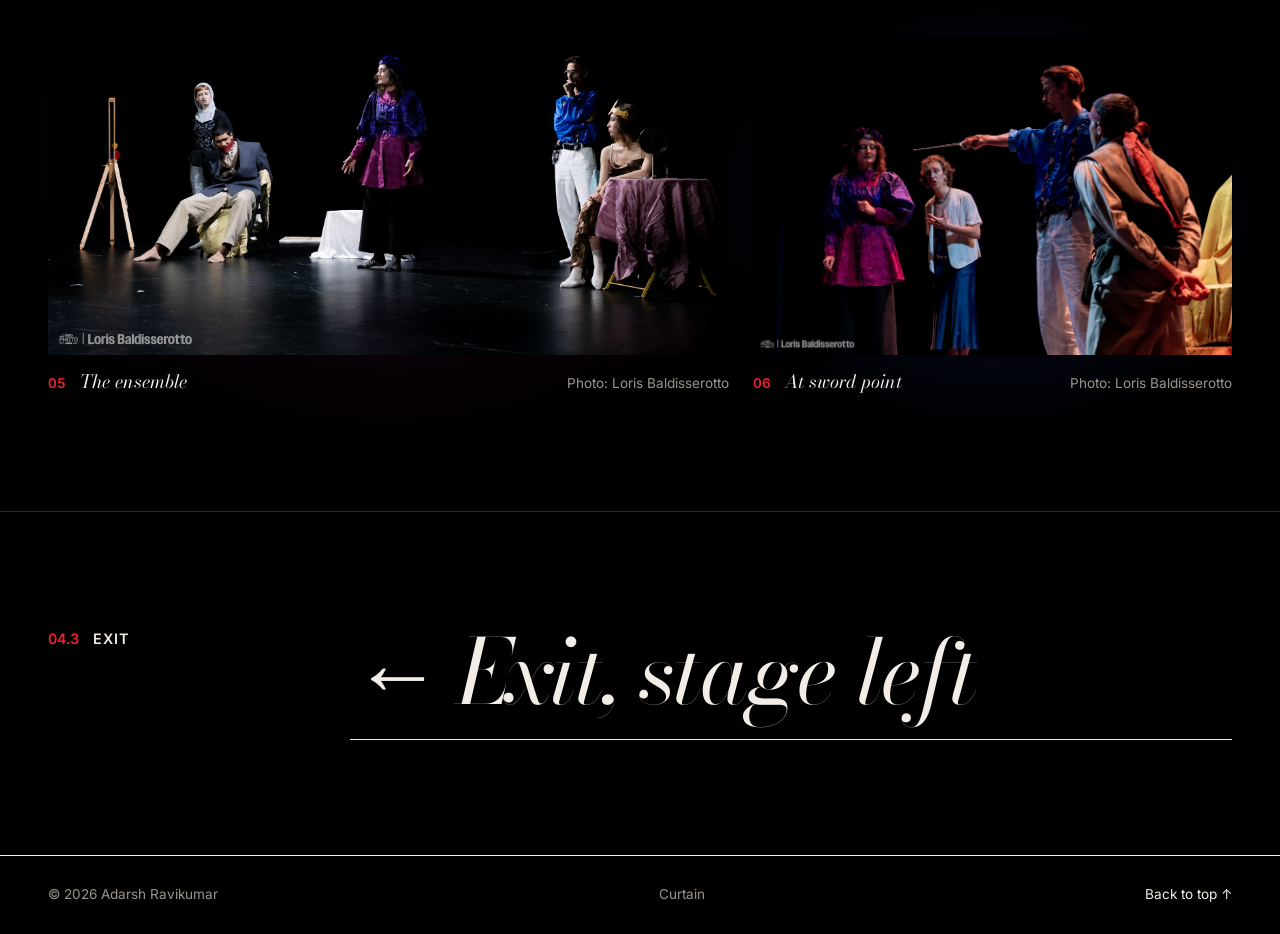
<file: acting.html>
<!DOCTYPE html>
<html lang="en">
<head>
<meta charset="UTF-8" />
<meta name="viewport" content="width=device-width, initial-scale=1.0" />
<title>On stage — Adarsh Ravikumar</title>
<meta name="description" content="Adarsh Ravikumar on stage with PLUME: a season of theatre, in photos." />
<link rel="canonical" href="https://adarsh-ravikumar-ch.github.io/Adarsh-Ravikumar-CH/acting.html" />
<link rel="icon" href="favicon.svg" type="image/svg+xml" />
<link rel="icon" href="assets/icons/favicon-32.png" sizes="32x32" type="image/png" />
<link rel="apple-touch-icon" href="assets/icons/apple-touch-icon.png" />
<meta property="og:type" content="website" />
<meta property="og:site_name" content="Adarsh Ravikumar" />
<meta property="og:title" content="On stage — Adarsh Ravikumar" />
<meta property="og:description" content="A season on stage with PLUME, from the first read-through to a full house." />
<meta property="og:url" content="https://adarsh-ravikumar-ch.github.io/Adarsh-Ravikumar-CH/acting.html" />
<meta property="og:image" content="https://adarsh-ravikumar-ch.github.io/Adarsh-Ravikumar-CH/assets/og/acting.jpg" />
<meta property="og:image:width" content="1200" />
<meta property="og:image:height" content="630" />
<meta property="og:image:alt" content="On stage: Adarsh in costume under a spotlight." />
<meta name="twitter:card" content="summary_large_image" />
<meta name="theme-color" content="#000000" />
<link rel="preconnect" href="https://fonts.googleapis.com" />
<link rel="preconnect" href="https://fonts.gstatic.com" crossorigin />
<link href="https://fonts.googleapis.com/css2?family=Bodoni+Moda:ital,wght@0,400;0,500;1,400;1,500&family=Inter:wght@400;500;600&display=swap" rel="stylesheet" />
<link rel="stylesheet" href="acting.css?v=5" />
</head>
<body>

<a class="skip-link" href="#season">Skip to content</a>

<header class="site-header">
  <div class="container header-inner">
    <a href="index.html" class="logo" data-exit><span class="logo-mark" aria-hidden="true"></span>Adarsh Ravikumar</a>
    <a href="index.html#acting" class="exit-link" data-exit>← Portfolio</a>
  </div>
</header>

<main>

  <!-- HERO -->
  <section class="hero" id="top">
    <div class="container hero-grid">
      <div class="hero-text">
        <p class="eyebrow">Portfolio <span class="red">/</span> 2026 <span class="red">/</span> Act 04</p>
        <h1 class="hero-title">On<br />stage<span class="red">.</span></h1>
        <p class="hero-lede">A season with PLUME, from the first read-through to a full house.</p>
      </div>

      <figure class="hero-figure">
        <span class="beam" aria-hidden="true"></span>
        <img src="assets/img/stage-1.jpg" alt="An actor in costume on a dark stage: red headband, green waistcoat, hands on hips, smiling" width="1280" height="1600" />
      </figure>

      <div class="hero-meta">
        <div>
          <span class="label">Company</span>
          <span>PLUME</span>
        </div>
        <div>
          <span class="label">Production</span>
          <span>Les Insolents</span>
        </div>
        <div>
          <span class="label">Season</span>
          <span>Sep 2025 – May 2026</span>
        </div>
        <div>
          <span class="label">Audience</span>
          <span>200, tickets sold</span>
        </div>
      </div>
    </div>
  </section>

  <!-- 04.1 THE SEASON -->
  <section class="section" id="season">
    <div class="container grid">
      <header class="section-head">
        <span class="section-num">04.1</span>
        <h2>The season</h2>
      </header>
      <div class="section-body">
        <p class="lede">From September 2025 to May 2026 I rehearsed and performed with PLUME, and ended up live on stage in front of 200 paying audience members.</p>

        <ol class="points">
          <li>
            <h3>Lines</h3>
            <p>Memorised and delivered down to the pauses, with the same precision every time.</p>
          </li>
          <li>
            <h3>Rehearsals</h3>
            <p>Months of work with the cast and the production team, on a schedule that doesn't move because opening night doesn't.</p>
          </li>
          <li>
            <h3>Direction</h3>
            <p>Notes from the director one evening, applied the next. Then again, until the scene works.</p>
          </li>
          <li>
            <h3>Live</h3>
            <p>When something goes off-script in front of an audience, you adjust on the spot and keep going.</p>
          </li>
        </ol>
      </div>
    </div>
  </section>

  <!-- 04.2 SCENES -->
  <section class="section section--wide" id="scenes">
    <div class="container grid">
      <header class="section-head">
        <span class="section-num">04.2</span>
        <h2>Scenes</h2>
      </header>
      <div class="section-body">
        <div class="gallery scenes">
          <figure class="scene scene--a" style="--gel: 201, 138, 18">
            <button class="gallery-item" type="button"><img src="assets/img/stage-2.jpg" alt="An actor in a green waistcoat points to the sky, centre stage, while another watches from behind" loading="lazy" width="2000" height="1333" /></button>
            <figcaption><span class="scene-num">01</span><span class="scene-cap">Centre stage</span><span class="scene-credit">Photo: Loris Baldisserotto</span></figcaption>
          </figure>
          <figure class="scene scene--b" style="--gel: 255, 255, 255">
            <button class="gallery-item" type="button"><img src="assets/img/stage-3.jpg" alt="Black and white: an actor in profile, a blade at his neck, held from behind by a figure in a chainmail hood" loading="lazy" width="1333" height="2000" /></button>
            <figcaption><span class="scene-num">02</span><span class="scene-cap">In profile</span><span class="scene-credit">Photo: Loris Baldisserotto</span></figcaption>
          </figure>
          <figure class="scene scene--c" style="--gel: 227, 6, 19">
            <button class="gallery-item" type="button"><img src="assets/img/stage-4.jpg" alt="An actor in a red dress and a gold crown lies on the stage floor in red light, beside a draped chair" loading="lazy" width="2000" height="1333" /></button>
            <figcaption><span class="scene-num">03</span><span class="scene-cap">Red wash</span><span class="scene-credit">Photo: Geoffray Marie-Devillard</span></figcaption>
          </figure>
          <figure class="scene scene--d" style="--gel: 30, 50, 255">
            <button class="gallery-item" type="button"><img src="assets/img/stage-5.jpg" alt="The cast scattered across a stage flooded with deep blue light, one actor reaching out with both arms" loading="lazy" width="2000" height="1333" /></button>
            <figcaption><span class="scene-num">04</span><span class="scene-cap">Blue wash</span><span class="scene-credit">Photo: Loris Baldisserotto</span></figcaption>
          </figure>
          <figure class="scene scene--e" style="--gel: 176, 24, 143">
            <button class="gallery-item" type="button"><img src="assets/img/stage-6.jpg" alt="Five actors in costume spread across a dark stage, with an easel on one side and a draped table on the other" loading="lazy" width="2000" height="1333" /></button>
            <figcaption><span class="scene-num">05</span><span class="scene-cap">The ensemble</span><span class="scene-credit">Photo: Loris Baldisserotto</span></figcaption>
          </figure>
          <figure class="scene scene--f" style="--gel: 60, 90, 255">
            <button class="gallery-item" type="button"><img src="assets/img/stage-7.jpg" alt="An actor in a blue shirt holds a sword out toward two others while a fourth looks on, hands behind his back" loading="lazy" width="2000" height="1333" /></button>
            <figcaption><span class="scene-num">06</span><span class="scene-cap">At sword point</span><span class="scene-credit">Photo: Loris Baldisserotto</span></figcaption>
          </figure>
        </div>
      </div>
    </div>
  </section>

  <!-- 04.3 EXIT -->
  <section class="section" id="exit">
    <div class="container grid">
      <header class="section-head">
        <span class="section-num">04.3</span>
        <h2>Exit</h2>
      </header>
      <div class="section-body">
        <a class="exit-big" href="index.html#acting" data-exit><span aria-hidden="true">←</span> Exit, stage left</a>
      </div>
    </div>
  </section>

</main>

<footer class="site-footer">
  <div class="container footer-inner">
    <span>© 2026 Adarsh Ravikumar</span>
    <span>Curtain</span>
    <a href="#top">Back to top ↑</a>
  </div>
</footer>

<!-- image viewer -->
<div class="lightbox" id="lightbox" role="dialog" aria-modal="true" aria-label="Image viewer" hidden>
  <div class="lightbox-bar">
    <span class="lightbox-count" id="lightbox-count"></span>
    <button class="lightbox-close" id="lightbox-close" type="button">Close</button>
  </div>
  <figure class="lightbox-figure">
    <img id="lightbox-img" alt="" />
    <figcaption id="lightbox-cap"></figcaption>
  </figure>
  <button class="lightbox-nav lightbox-prev" id="lightbox-prev" type="button" aria-label="Previous image">←</button>
  <button class="lightbox-nav lightbox-next" id="lightbox-next" type="button" aria-label="Next image">→</button>
</div>

<!-- a soft follow-spot under the mouse, and the house curtain -->
<div class="followspot" id="followspot" aria-hidden="true"></div>
<div class="curtain" aria-hidden="true"><span class="curtain-half curtain-half--l"></span><span class="curtain-half curtain-half--r"></span></div>

<script src="acting.js?v=1"></script>
</body>
</html>
</file>
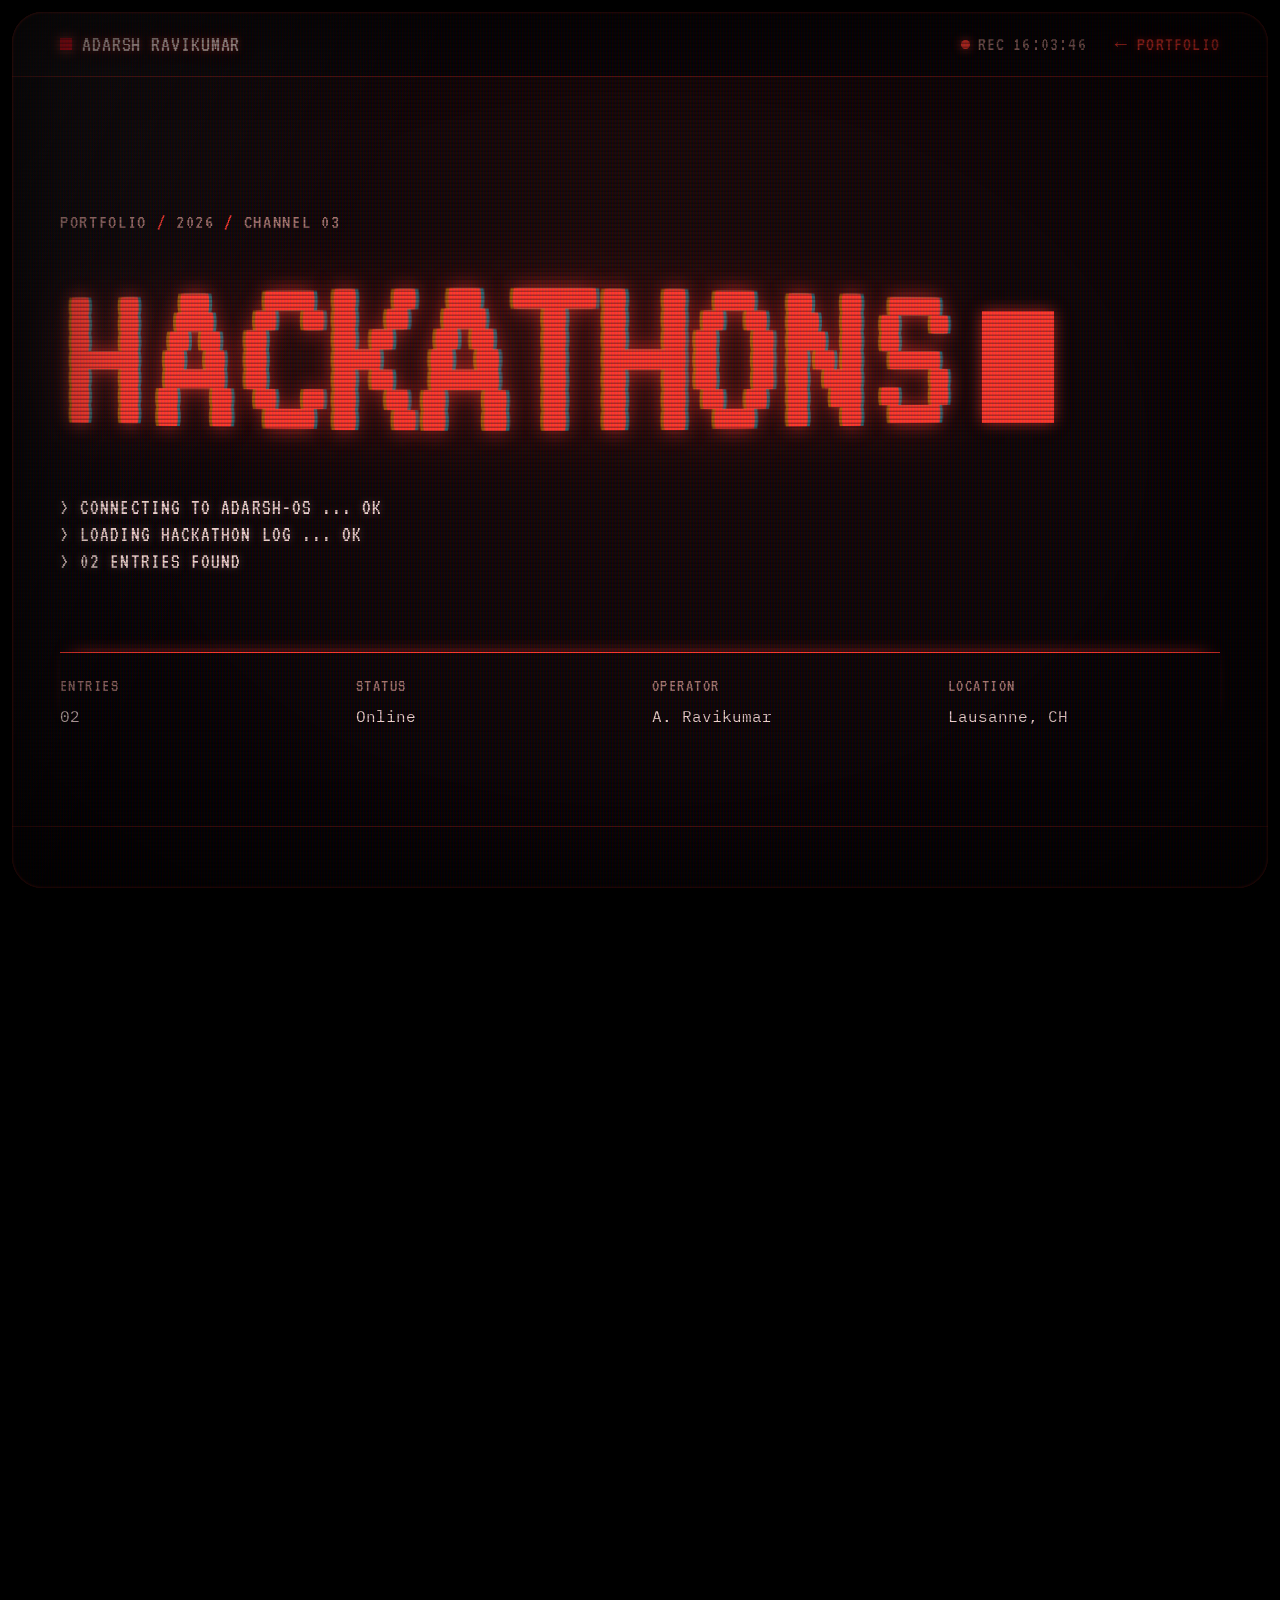
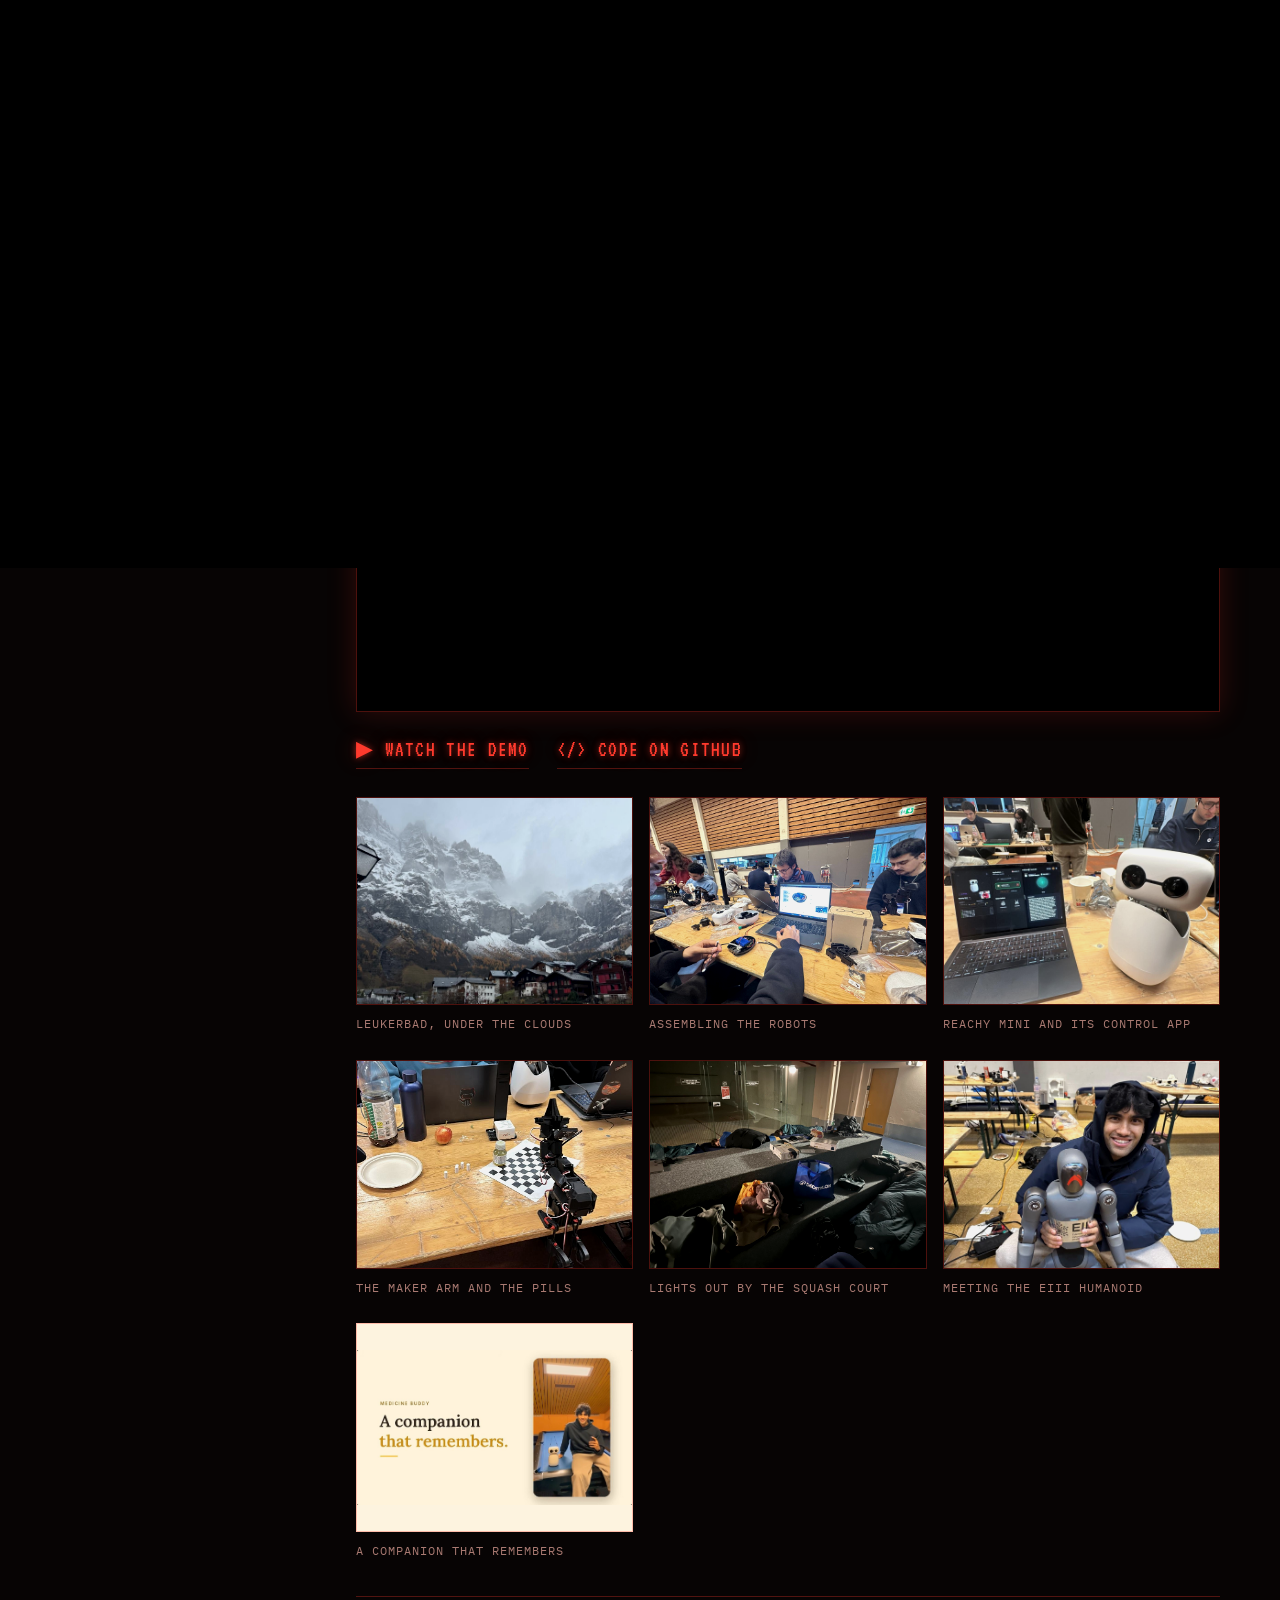
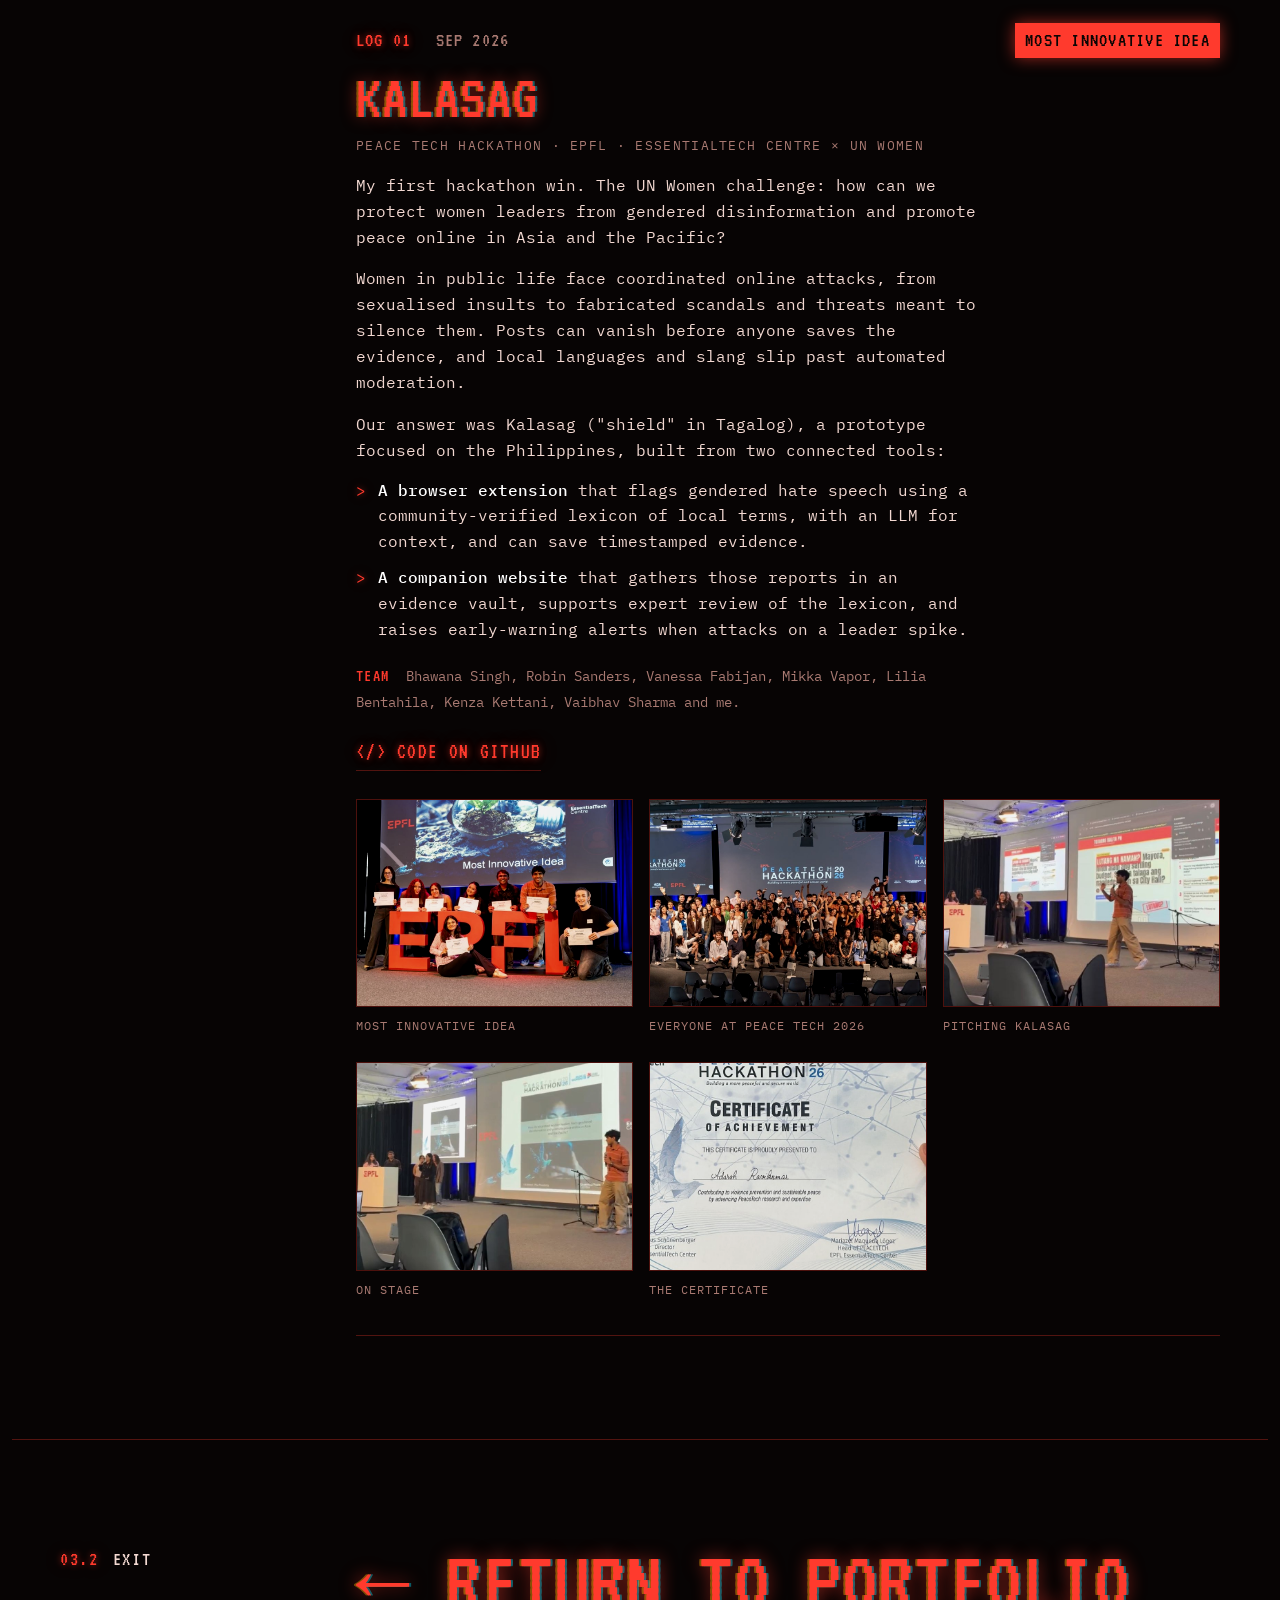
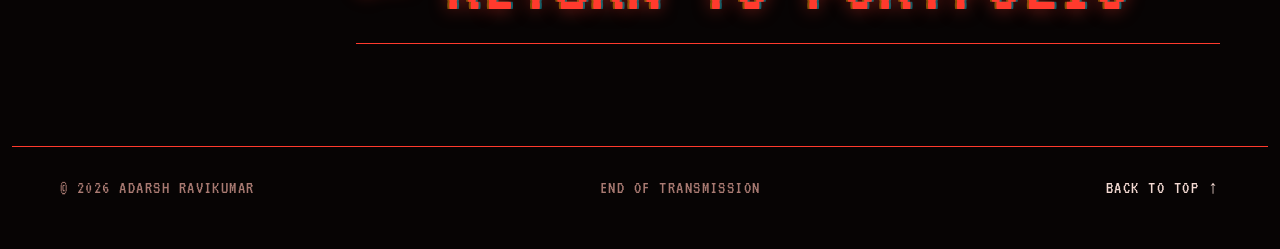
<file: hackathons.html>
<!DOCTYPE html>
<html lang="en">
<head>
<meta charset="UTF-8" />
<meta name="viewport" content="width=device-width, initial-scale=1.0" />
<title>Hackathons — Adarsh Ravikumar</title>
<meta name="description" content="Hackathon log of Adarsh Ravikumar: what we built, how it went, and photos." />
<link rel="canonical" href="https://adarsh-ravikumar-ch.github.io/Adarsh-Ravikumar-CH/hackathons.html" />
<link rel="icon" href="favicon.svg" type="image/svg+xml" />
<link rel="icon" href="assets/icons/favicon-32.png" sizes="32x32" type="image/png" />
<link rel="apple-touch-icon" href="assets/icons/apple-touch-icon.png" />
<meta property="og:type" content="website" />
<meta property="og:site_name" content="Adarsh Ravikumar" />
<meta property="og:title" content="Hackathons — Adarsh Ravikumar" />
<meta property="og:description" content="The hackathon log: what we built, how it went and a few photos." />
<meta property="og:url" content="https://adarsh-ravikumar-ch.github.io/Adarsh-Ravikumar-CH/hackathons.html" />
<meta property="og:image" content="https://adarsh-ravikumar-ch.github.io/Adarsh-Ravikumar-CH/assets/og/hackathons.jpg" />
<meta property="og:image:width" content="1200" />
<meta property="og:image:height" content="630" />
<meta property="og:image:alt" content="Hackathons, in glowing red letters on an old CRT screen." />
<meta name="twitter:card" content="summary_large_image" />
<meta name="theme-color" content="#000000" />
<link rel="preconnect" href="https://fonts.googleapis.com" />
<link rel="preconnect" href="https://fonts.gstatic.com" crossorigin />
<link href="https://fonts.googleapis.com/css2?family=IBM+Plex+Mono:wght@400;500&family=VT323&display=swap" rel="stylesheet" />
<link rel="stylesheet" href="hackathons.css?v=6" />
</head>
<body>

<a class="skip-link" href="#log">Skip to the log</a>

<div class="crt" id="crt">

  <header class="site-header">
    <div class="container header-inner">
      <a href="index.html" class="logo" data-exit><span class="logo-mark" aria-hidden="true"></span>Adarsh Ravikumar</a>
      <div class="header-right">
        <span class="rec" aria-hidden="true"><span class="rec-dot"></span>REC <span id="clock">00:00:00</span></span>
        <a href="index.html#hackathons" class="exit-link" data-exit>← Portfolio</a>
      </div>
    </div>
  </header>

  <main>

    <!-- HERO -->
    <section class="hero" id="top">
      <div class="container">
        <p class="eyebrow">Portfolio <span class="phos">/</span> 2026 <span class="phos">/</span> Channel 03</p>
        <h1 class="crt-title" aria-label="Hackathons"><span class="crt-title-inner" id="title" aria-hidden="true">Hackathons</span><span class="cursor" aria-hidden="true"></span></h1>

        <div class="boot" id="boot" aria-hidden="true">
          <p>&gt; Connecting to ADARSH-OS ... OK</p>
          <p>&gt; Loading hackathon log ... OK</p>
          <p>&gt; <span data-entries>00</span> entries found</p>
        </div>

        <div class="hero-meta">
          <div>
            <span class="label">Entries</span>
            <span data-entries>00</span>
          </div>
          <div>
            <span class="label">Status</span>
            <span data-status>Standing by</span>
          </div>
          <div>
            <span class="label">Operator</span>
            <span>A. Ravikumar</span>
          </div>
          <div>
            <span class="label">Location</span>
            <span>Lausanne, CH</span>
          </div>
        </div>
      </div>
    </section>

    <!-- LOG -->
    <section class="section" id="log">
      <div class="container grid">
        <header class="section-head">
          <span class="section-num">03.1</span>
          <h2>The log</h2>
        </header>
        <div class="section-body">
          <p class="log-intro">Short deadlines, a team and something working by the end. What we built, how it went and a few photos.</p>

          <div class="log">

            <!--
              HOW TO ADD A HACKATHON
              1. Copy the whole <article class="log-entry"> block below.
              2. Paste it just above the "log-empty" line and fill it in (newest first).
              3. Delete the "log-empty" line once you have a real entry.
              Put photos in assets/img and use one <figure> line per photo.
              No result or no photos? Delete that line or the "gallery" block.
              The entry counter at the top of the page updates by itself.

              <article class="log-entry">
                <div class="log-head">
                  <span class="log-id">Log 01</span>
                  <span class="log-date">Nov 2026</span>
                  <span class="log-result">1st place</span>
                </div>
                <h3>Hackathon name</h3>
                <p class="log-place">City · Organiser</p>
                <p class="log-text">What you built, with whom, and what your part was.</p>
                <div class="gallery">
                <figure><button class="gallery-item" type="button"><img src="assets/img/hack-name-1.jpg" alt="Describe the photo" loading="lazy" /></button><figcaption>Caption</figcaption></figure>
                </div>
              </article>
            -->

            <article class="log-entry" id="medicine-buddy">
              <div class="log-head">
                <span class="log-id">Log 02</span>
                <span class="log-date">Nov 2026</span>
                <span class="log-track">Elderly Care &amp; Rehabilitation</span>
              </div>
              <h3>Medicine Buddy</h3>
              <p class="log-place">Robotics Carnival · Leukerbad · EIII</p>

              <div class="log-body">
                <p class="log-text">The challenge: how can robots help older people live safely and independently at home? According to the WHO, only about half of people with a chronic illness take their medicines as prescribed. For someone living alone with poor eyesight, a missed dose can mean a hospital visit, and pill boxes are famously terrible at conversation.</p>
                <p class="log-text">So we built Medicine Buddy, a voice-first home assistant made of two connected robots:</p>
                <ul class="log-list">
                  <li><strong>A Reachy Mini you talk to.</strong> You set up your medicines by voice and it reminds you at the right time, even mid-conversation. It reads labels and letters aloud, alerts family if a dose is missed, and saves grandparents' stories and recipes for the grandchildren.</li>
                  <li><strong>A Maker Arm with two cameras</strong> that finds the right pill from a text description and places it in your hand, so you never have to read a label yourself.</li>
                </ul>
                <p class="log-text">Tests passing, robots crashing, and a Wi-Fi network with other plans. We kept at it and had it all working when it mattered.</p>
                <p class="log-team"><span>Team</span> Tommaso Sommaruga, Orhun Efe Çiloğlu, Gaëtan Rukundo Bracke, Hamdi Kerem Işık and me. Hardware from NormaCore and Pollen Robotics.</p>
              </div>

              <div class="log-video">
                <iframe src="https://www.youtube-nocookie.com/embed/vsHM2_IKy6Y" title="Medicine Buddy demo video" loading="lazy" allow="accelerometer; clipboard-write; encrypted-media; gyroscope; picture-in-picture; web-share" referrerpolicy="strict-origin-when-cross-origin" allowfullscreen></iframe>
              </div>

              <div class="log-links">
                <a href="https://youtu.be/vsHM2_IKy6Y" target="_blank" rel="noopener">▶ Watch the demo</a>
                <a href="https://github.com/tommasosommaruga/LosPollosForTheElders" target="_blank" rel="noopener">&lt;/&gt; Code on GitHub</a>
              </div>

              <div class="gallery">
                <figure><button class="gallery-item" type="button"><img src="assets/img/hack-medbuddy-1.jpg" alt="Snow-dusted peaks and low cloud above the chalets of Leukerbad" loading="lazy" /></button><figcaption>Leukerbad, under the clouds</figcaption></figure>
                <figure><button class="gallery-item" type="button"><img src="assets/img/hack-medbuddy-2.jpg" alt="Teammates assembling Reachy Mini and Maker Arm parts at a long workbench" loading="lazy" /></button><figcaption>Assembling the robots</figcaption></figure>
                <figure><button class="gallery-item" type="button"><img src="assets/img/hack-medbuddy-3.jpg" alt="Reachy Mini on the table next to a laptop running its control app" loading="lazy" /></button><figcaption>Reachy Mini and its control app</figcaption></figure>
                <figure><button class="gallery-item" type="button"><img src="assets/img/hack-medbuddy-4.jpg" alt="The Maker Arm beside a calibration checkerboard and a few test pills, with Reachy Mini behind" loading="lazy" /></button><figcaption>The Maker Arm and the pills</figcaption></figure>
                <figure><button class="gallery-item" type="button"><img src="assets/img/hack-medbuddy-5.jpg" alt="Team members asleep in sleeping bags on the steps beside a squash court" loading="lazy" /></button><figcaption>Lights out by the squash court</figcaption></figure>
                <figure><button class="gallery-item" type="button"><img src="assets/img/hack-medbuddy-6.jpg" alt="Adarsh crouching with a small EIII humanoid robot" loading="lazy" /></button><figcaption>Meeting the EIII humanoid</figcaption></figure>
                <figure><button class="gallery-item" type="button"><img src="assets/img/hack-medbuddy-7.jpg" alt="Title slide from the demo: Medicine Buddy, a companion that remembers" loading="lazy" /></button><figcaption>A companion that remembers</figcaption></figure>
              </div>
            </article>

            <article class="log-entry" id="kalasag">
              <div class="log-head">
                <span class="log-id">Log 01</span>
                <span class="log-date">Sep 2026</span>
                <span class="log-result">Most Innovative Idea</span>
              </div>
              <h3>Kalasag</h3>
              <p class="log-place">Peace Tech Hackathon · EPFL · EssentialTech Centre × UN Women</p>

              <div class="log-body">
                <p class="log-text">My first hackathon win. The UN Women challenge: how can we protect women leaders from gendered disinformation and promote peace online in Asia and the Pacific?</p>
                <p class="log-text">Women in public life face coordinated online attacks, from sexualised insults to fabricated scandals and threats meant to silence them. Posts can vanish before anyone saves the evidence, and local languages and slang slip past automated moderation.</p>
                <p class="log-text">Our answer was Kalasag ("shield" in Tagalog), a prototype focused on the Philippines, built from two connected tools:</p>
                <ul class="log-list">
                  <li><strong>A browser extension</strong> that flags gendered hate speech using a community-verified lexicon of local terms, with an LLM for context, and can save timestamped evidence.</li>
                  <li><strong>A companion website</strong> that gathers those reports in an evidence vault, supports expert review of the lexicon, and raises early-warning alerts when attacks on a leader spike.</li>
                </ul>
                <p class="log-team"><span>Team</span> Bhawana Singh, Robin Sanders, Vanessa Fabijan, Mikka Vapor, Lilia Bentahila, Kenza Kettani, Vaibhav Sharma and me.</p>
              </div>

              <div class="log-links">
                <a href="https://github.com/robinskiii/Kalasag-Protecting-Women-Leaders-from-Gendered-Disinformation" target="_blank" rel="noopener">&lt;/&gt; Code on GitHub</a>
              </div>

              <div class="gallery">
                <figure><button class="gallery-item" type="button"><img src="assets/img/hack-kalasag-1.jpg" alt="The Kalasag team holding certificates in front of giant EPFL letters, under a Most Innovative Idea slide" loading="lazy" /></button><figcaption>Most Innovative Idea</figcaption></figure>
                <figure><button class="gallery-item" type="button"><img src="assets/img/hack-kalasag-2.jpg" alt="Group photo of all Peace Tech Hackathon 2026 participants on stage" loading="lazy" /></button><figcaption>Everyone at Peace Tech 2026</figcaption></figure>
                <figure><button class="gallery-item" type="button"><img src="assets/img/hack-kalasag-3.jpg" alt="Adarsh presenting Kalasag on stage in front of the slides" loading="lazy" /></button><figcaption>Pitching Kalasag</figcaption></figure>
                <figure><button class="gallery-item" type="button"><img src="assets/img/hack-kalasag-4.jpg" alt="Adarsh on stage during the pitch, with the slides on the big screen" loading="lazy" /></button><figcaption>On stage</figcaption></figure>
                <figure><button class="gallery-item" type="button"><img src="assets/img/hack-kalasag-5.jpg" alt="Peace Tech Hackathon 2026 certificate of achievement" loading="lazy" /></button><figcaption>The certificate</figcaption></figure>
              </div>
            </article>

          </div>
        </div>
      </div>
    </section>

    <!-- EXIT -->
    <section class="section" id="exit">
      <div class="container grid">
        <header class="section-head">
          <span class="section-num">03.2</span>
          <h2>Exit</h2>
        </header>
        <div class="section-body">
          <a class="exit-big" href="index.html#hackathons" data-exit>← Return to portfolio</a>
        </div>
      </div>
    </section>

  </main>

  <footer class="site-footer">
    <div class="container footer-inner">
      <span>© 2026 Adarsh Ravikumar</span>
      <span>End of transmission</span>
      <a href="#top">Back to top ↑</a>
    </div>
  </footer>

</div>

<!-- image viewer -->
<div class="lightbox" id="lightbox" role="dialog" aria-modal="true" aria-label="Image viewer" hidden>
  <div class="lightbox-bar">
    <span class="lightbox-count" id="lightbox-count"></span>
    <button class="lightbox-close" id="lightbox-close" type="button">Close</button>
  </div>
  <figure class="lightbox-figure">
    <img id="lightbox-img" alt="" />
    <figcaption id="lightbox-cap"></figcaption>
  </figure>
  <button class="lightbox-nav lightbox-prev" id="lightbox-prev" type="button" aria-label="Previous image">←</button>
  <button class="lightbox-nav lightbox-next" id="lightbox-next" type="button" aria-label="Next image">→</button>
</div>

<!-- the glass: scanlines, colour mask, rolling band, curved-screen shading -->
<div class="crt-fx" aria-hidden="true">
  <div class="crt-scan"></div>
  <div class="crt-mask"></div>
  <div class="crt-roll"></div>
  <div class="crt-vignette"></div>
  <div class="crt-bezel"></div>
  <div class="power-line"></div>
</div>

<script src="hackathons.js?v=1"></script>
</body>
</html>
</file>
<file: styles.css>
:root {
  --white: #ffffff;
  --ink: #111111;
  --grey: #6e6e6e;
  --rule: #e3e3e3;
  --soft: #f4f4f2;
  --red: #e30613;
  --font: "Inter", "Helvetica Neue", Helvetica, Arial, sans-serif;
  --header-h: 64px;
  --gutter: clamp(20px, 4vw, 48px);
}

*,
*::before,
*::after { box-sizing: border-box; }

[hidden] { display: none !important; }

html {
  scroll-behavior: smooth;
  scroll-padding-top: var(--header-h);
  -webkit-text-size-adjust: 100%;
}

body {
  margin: 0;
  background: var(--white);
  color: var(--ink);
  font-family: var(--font);
  font-size: 1.0625rem;
  line-height: 1.6;
  -webkit-font-smoothing: antialiased;
  font-feature-settings: "ss01", "cv11";
}

body.no-scroll { overflow: hidden; }

img { display: block; max-width: 100%; height: auto; }

a { color: inherit; }

button { font: inherit; color: inherit; }

::selection { background: var(--red); color: var(--white); }

:focus-visible {
  outline: 2px solid var(--red);
  outline-offset: 3px;
}

h1, h2, h3, h4 { margin: 0; font-weight: 600; }

p { margin: 0; }

.red { color: var(--red); }

.container {
  width: 100%;
  max-width: 1320px;
  margin-inline: auto;
  padding-inline: var(--gutter);
}

.grid {
  display: grid;
  grid-template-columns: repeat(12, minmax(0, 1fr));
  column-gap: 24px;
}

.label {
  display: block;
  font-size: .75rem;
  font-weight: 500;
  letter-spacing: .08em;
  text-transform: uppercase;
  color: var(--grey);
  margin-bottom: 6px;
}

.skip-link {
  position: absolute;
  left: 12px;
  top: -60px;
  z-index: 100;
  background: var(--ink);
  color: var(--white);
  padding: 10px 14px;
  text-decoration: none;
}

.skip-link:focus { top: 12px; }

/* ---------- Header ---------- */

.site-header {
  position: sticky;
  top: 0;
  z-index: 20;
  background: rgba(255, 255, 255, .96);
  border-bottom: 1px solid var(--rule);
}

.header-inner {
  height: var(--header-h);
  display: flex;
  align-items: center;
  justify-content: space-between;
  gap: 24px;
}

.logo {
  display: inline-flex;
  align-items: center;
  gap: 10px;
  font-weight: 600;
  font-size: .98rem;
  letter-spacing: -.01em;
  text-decoration: none;
}

.logo-mark {
  width: 12px;
  height: 12px;
  background: var(--red);
}

.site-nav {
  display: flex;
  gap: 32px;
}

.site-nav a {
  position: relative;
  font-size: .9rem;
  text-decoration: none;
  color: var(--grey);
  transition: color .15s ease;
}

.site-nav a:hover,
.site-nav a.is-active { color: var(--ink); }

.site-nav a.is-active::before {
  content: "";
  position: absolute;
  left: -12px;
  top: 50%;
  width: 6px;
  height: 6px;
  margin-top: -3px;
  background: var(--red);
}

.menu-toggle {
  display: none;
  background: none;
  border: 0;
  padding: 8px 0;
  font-size: .9rem;
  font-weight: 500;
  cursor: pointer;
}

/* ---------- Hero ---------- */

.hero {
  padding-top: clamp(72px, 12vw, 160px);
  padding-bottom: clamp(56px, 8vw, 96px);
}

.eyebrow {
  font-size: .9rem;
  font-weight: 500;
  color: var(--grey);
  margin-bottom: clamp(20px, 3vw, 32px);
}

.hero-name {
  font-size: clamp(3.4rem, 12.5vw, 11.5rem);
  font-weight: 600;
  line-height: .9;
  letter-spacing: -.055em;
  margin-left: -.05em;
}

.hero-meta {
  display: grid;
  grid-template-columns: repeat(4, minmax(0, 1fr));
  gap: 24px;
  margin-top: clamp(48px, 7vw, 96px);
  padding-top: 20px;
  border-top: 1px solid var(--ink);
  font-size: .98rem;
}

/* ---------- Sections ---------- */

.section {
  padding-block: clamp(64px, 9vw, 120px);
  border-top: 1px solid var(--rule);
}

.section-head {
  grid-column: 1 / span 3;
  align-self: start;
  position: sticky;
  top: calc(var(--header-h) + 32px);
  display: flex;
  align-items: baseline;
  gap: 14px;
}

.section-num {
  font-size: .9rem;
  font-weight: 600;
  color: var(--red);
  font-variant-numeric: tabular-nums;
}

.section-head h2 {
  font-size: .9rem;
  font-weight: 600;
  letter-spacing: .08em;
  text-transform: uppercase;
}

.section-body { grid-column: 4 / span 9; }

/* ---------- About ---------- */

.about-text {
  font-size: clamp(1.35rem, 2.3vw, 2rem);
  line-height: 1.38;
  letter-spacing: -.018em;
  max-width: 30em;
}

/* ---------- Projects ---------- */

.project + .project {
  margin-top: clamp(72px, 9vw, 120px);
  padding-top: clamp(72px, 9vw, 120px);
  border-top: 1px solid var(--rule);
}

.project-title-row {
  display: flex;
  align-items: baseline;
  gap: 20px;
  margin-bottom: 28px;
}

.project-index {
  font-size: .9rem;
  font-weight: 600;
  color: var(--red);
  font-variant-numeric: tabular-nums;
}

.project-title-row h3 {
  font-size: clamp(2rem, 4.4vw, 3.75rem);
  line-height: 1;
  letter-spacing: -.04em;
}

.project-year {
  margin-left: auto;
  font-size: .9rem;
  color: var(--grey);
  font-variant-numeric: tabular-nums;
}

.project-cover {
  margin: 0;
  background: var(--soft);
  overflow: hidden;
}

.project-cover img {
  width: 100%;
  aspect-ratio: 3 / 2;
  object-fit: cover;
  object-position: 50% 45%;
}

.project-cover.is-render {
  background: var(--white);
  border: 1px solid var(--rule);
}

.project-cover.is-render img { object-fit: contain; padding: 4% 8%; }

.project-info {
  display: grid;
  grid-template-columns: minmax(0, 7fr) minmax(0, 5fr);
  gap: 40px;
  margin-top: 36px;
}

.project-lede {
  font-size: clamp(1.15rem, 1.6vw, 1.4rem);
  line-height: 1.45;
  letter-spacing: -.012em;
}

.project-lede strong { font-weight: 600; }

.facts { margin: 0; }

.facts div {
  display: grid;
  grid-template-columns: 96px minmax(0, 1fr);
  gap: 16px;
  padding: 10px 0;
  border-top: 1px solid var(--rule);
  font-size: .92rem;
}

.facts div:last-child { border-bottom: 1px solid var(--rule); }

.facts dt { color: var(--grey); }

.facts dd { margin: 0; }

/* shared + icon */
.toggle-icon {
  position: relative;
  width: 14px;
  height: 14px;
  flex: none;
  transition: transform .2s ease;
}

.toggle-icon::before,
.toggle-icon::after {
  content: "";
  position: absolute;
  background: var(--red);
}

.toggle-icon::before { left: 0; right: 0; top: 50%; height: 2px; margin-top: -1px; }
.toggle-icon::after  { top: 0; bottom: 0; left: 50%; width: 2px; margin-left: -1px; }

[aria-expanded="true"] > .toggle-icon { transform: rotate(45deg); }

.toggle-icon.is-large { width: clamp(22px, 3vw, 36px); height: clamp(22px, 3vw, 36px); }
.toggle-icon.is-large::before { height: 3px; margin-top: -1.5px; }
.toggle-icon.is-large::after  { width: 3px; margin-left: -1.5px; }

.toggle {
  display: inline-flex;
  align-items: center;
  gap: 14px;
  margin-top: 32px;
  padding: 12px 0;
  background: none;
  border: 0;
  border-bottom: 1px solid var(--ink);
  font-size: .95rem;
  font-weight: 500;
  cursor: pointer;
  transition: color .15s ease, border-color .15s ease;
}

.toggle:hover { color: var(--red); border-bottom-color: var(--red); }

.project-details { margin-top: 48px; }

.points {
  list-style: none;
  counter-reset: point;
  margin: 0;
  padding: 0;
  display: grid;
  grid-template-columns: repeat(2, minmax(0, 1fr));
  gap: 0 40px;
}

.points li {
  counter-increment: point;
  padding: 22px 0 26px;
  border-top: 1px solid var(--rule);
}

.points li::before {
  content: counter(point, decimal-leading-zero);
  display: block;
  font-size: .8rem;
  font-weight: 600;
  color: var(--red);
  margin-bottom: 10px;
  font-variant-numeric: tabular-nums;
}

.points h4 {
  font-size: 1.08rem;
  letter-spacing: -.01em;
  margin-bottom: 6px;
}

.points p { color: #3a3a3a; font-size: .98rem; }

.gallery {
  display: grid;
  grid-template-columns: repeat(3, minmax(0, 1fr));
  gap: 28px 16px;
  margin-top: 48px;
}

.gallery figure { margin: 0; }

.gallery-item {
  display: block;
  width: 100%;
  padding: 0;
  border: 0;
  background: var(--soft);
  cursor: zoom-in;
  overflow: hidden;
}

.gallery-item img {
  width: 100%;
  aspect-ratio: 4 / 3;
  object-fit: cover;
  transition: opacity .2s ease;
}

.gallery-item:hover img { opacity: .85; }

.gallery figcaption {
  margin-top: 10px;
  font-size: .85rem;
  color: var(--grey);
}

#rover .gallery figure:nth-child(2) img { object-position: 50% 80%; }
#rover .gallery figure:nth-child(4) img { object-position: 50% 85%; }
#rover .gallery figure:nth-child(5) img { object-position: 50% 62%; }

#drone .project-cover img { object-position: 50% 30%; }

/* ---------- Hackathons (the door into the CRT page) ---------- */

.hack-intro {
  font-size: clamp(1.15rem, 1.6vw, 1.4rem);
  line-height: 1.45;
  letter-spacing: -.012em;
  max-width: 32em;
}

.crt-door {
  display: block;
  margin-top: 40px;
  text-decoration: none;
  color: #ff3a2d;
}

.crt-door-screen {
  position: relative;
  display: flex;
  flex-direction: column;
  justify-content: space-between;
  gap: 24px;
  min-height: clamp(230px, 30vw, 380px);
  padding: clamp(20px, 3vw, 36px);
  background: radial-gradient(ellipse at 50% 40%, #1f0b09 0%, #070404 75%);
  border-radius: 14px;
  box-shadow: inset 0 0 70px rgba(0, 0, 0, .85);
  overflow: hidden;
  font-family: "VT323", ui-monospace, "Cascadia Mono", Consolas, monospace;
  text-transform: uppercase;
}

/* scanlines */
.crt-door-screen::after {
  content: "";
  position: absolute;
  inset: 0;
  background: repeating-linear-gradient(to bottom, rgba(0, 0, 0, 0) 0, rgba(0, 0, 0, 0) 2px, rgba(0, 0, 0, .32) 3px, rgba(0, 0, 0, .32) 4px);
  pointer-events: none;
}

.crt-door-line {
  font-size: 1.25rem;
  letter-spacing: .08em;
  color: #a97a72;
}

.crt-door-title {
  font-size: clamp(3.2rem, 11vw, 9rem);
  line-height: .85;
  white-space: nowrap;
  text-shadow:
    2px 0 0 rgba(0, 229, 255, .38),
    -2px 0 0 rgba(255, 176, 0, .42),
    0 0 16px rgba(255, 58, 45, .65),
    0 0 50px rgba(255, 58, 45, .3);
}

.crt-door-cursor {
  display: inline-block;
  width: .32em;
  height: .5em;
  margin-left: .1em;
  background: currentColor;
  box-shadow: 0 0 14px rgba(255, 58, 45, .7);
  animation: crt-blink 1s steps(1) infinite;
}

.crt-door-enter {
  align-self: flex-end;
  font-size: 1.3rem;
  letter-spacing: .08em;
  color: #f3d9d2;
}

.crt-door:hover .crt-door-enter,
.crt-door:focus-visible .crt-door-enter { color: #fff; text-shadow: 0 0 10px rgba(255, 255, 255, .6); }

.crt-door:hover .crt-door-title { animation: crt-jitter .28s steps(1) 1; }

@keyframes crt-blink { 50% { opacity: 0; } }

@keyframes crt-jitter {
  0%, 100% { transform: none; }
  25% { transform: translateX(-6px) skewX(-8deg); }
  50% { transform: translateX(5px) skewX(5deg); }
  75% { transform: translateX(-2px); }
}

/* the door screen growing to fill the window */
.crt-zoom {
  position: fixed;
  z-index: 200;
  background: #070404;
  border-radius: 14px;
  transition:
    top .5s cubic-bezier(.7, 0, .2, 1),
    left .5s cubic-bezier(.7, 0, .2, 1),
    width .5s cubic-bezier(.7, 0, .2, 1),
    height .5s cubic-bezier(.7, 0, .2, 1),
    border-radius .5s linear;
}

.crt-zoom.is-full {
  top: 0 !important;
  left: 0 !important;
  width: 100vw !important;
  height: 100vh !important;
  border-radius: 0;
}

/* the page switching off like an old TV: collapses to a line, then a dot */
.tv {
  position: fixed;
  inset: 0;
  z-index: 200;
  pointer-events: none;
}

.tv-bar {
  position: absolute;
  left: 0;
  right: 0;
  height: 0;
  background: #070404;
}

.tv-bar--top { top: 0; }

.tv-bar--bottom { bottom: 0; }

.tv-line {
  position: absolute;
  left: 0;
  right: 0;
  top: 50%;
  height: 2px;
  margin-top: -1px;
  background: #fff;
  box-shadow: 0 0 12px 2px rgba(255, 255, 255, .9), 0 0 44px 8px rgba(227, 6, 19, .65);
  opacity: 0;
}

.tv.is-off .tv-bar { animation: tv-close .3s cubic-bezier(.6, 0, .9, .4) forwards; }

.tv.is-off .tv-line { animation: tv-line .62s linear forwards; }

html.from-crt .tv-bar { animation: tv-open .5s .06s cubic-bezier(.2, .7, .2, 1) both; }

@keyframes tv-close { to { height: calc(50% + 1px); } }

@keyframes tv-open {
  from { height: calc(50% + 1px); }
  to { height: 0; }
}

@keyframes tv-line {
  0%, 38% { opacity: 0; transform: scaleX(1); }
  48% { opacity: 1; transform: scaleX(1); }
  82% { opacity: 1; transform: scaleX(.004); }
  100% { opacity: 0; transform: scaleX(.004); }
}

/* ---------- Acting (the door onto the stage page) ---------- */

.stage-door {
  display: block;
  margin-top: 40px;
  text-decoration: none;
  color: #fff;
}

.stage-door-scene {
  position: relative;
  display: flex;
  flex-direction: column;
  justify-content: space-between;
  gap: 24px;
  min-height: clamp(230px, 30vw, 380px);
  padding: clamp(20px, 3vw, 36px);
  background: #000;
  border-radius: 14px;
  overflow: hidden;
}

.stage-door-scene img {
  position: absolute;
  top: 0;
  right: 0;
  width: 64%;
  height: 100%;
  object-fit: cover;
  object-position: 50% 30%;
  filter: brightness(.72);
  transition: filter .35s ease;
  /* fade into the black on the left, and at the very bottom edge */
  -webkit-mask-image: linear-gradient(to right, transparent 0, #000 38%), linear-gradient(to top, transparent 5%, #000 14%);
  -webkit-mask-composite: source-in;
  mask-image: linear-gradient(to right, transparent 0, #000 38%), linear-gradient(to top, transparent 5%, #000 14%);
  mask-composite: intersect;
}

.stage-door:hover .stage-door-scene img,
.stage-door:focus-visible .stage-door-scene img { filter: brightness(1.05); }

.stage-door-label,
.stage-door-bottom { position: relative; }

.stage-door-label {
  font-size: .75rem;
  font-weight: 500;
  letter-spacing: .08em;
  text-transform: uppercase;
  color: #b9b3ab;
}

.stage-door-bottom {
  display: flex;
  flex-direction: column;
  align-items: flex-start;
  gap: 14px;
}

.stage-door-title {
  font-family: "Bodoni Moda", "Bodoni 72", Didot, "Times New Roman", serif;
  font-style: italic;
  font-weight: 400;
  font-size: clamp(3rem, 7.5vw, 6.2rem);
  line-height: .9;
  letter-spacing: -.03em;
}

.stage-door-dot { color: #f0202b; }

.stage-door-enter {
  font-size: .95rem;
  font-weight: 500;
  padding-bottom: 4px;
  border-bottom: 1px solid rgba(255, 255, 255, .6);
  transition: color .15s ease, border-color .15s ease;
}

.stage-door:hover .stage-door-enter { color: #ff4a53; border-bottom-color: #ff4a53; }

/* the curtain: closes before the acting page, opens on the way back */
.curtain {
  position: fixed;
  inset: 0;
  z-index: 210;
  pointer-events: none;
  overflow: hidden;
}

.curtain-half {
  position: absolute;
  top: 0;
  bottom: 0;
  width: 50.5%;
  background:
    linear-gradient(to bottom, rgba(0, 0, 0, .4), rgba(0, 0, 0, 0) 18%, rgba(0, 0, 0, 0) 78%, rgba(0, 0, 0, .5)),
    repeating-linear-gradient(90deg, #6a0307 0, #b3050f 22px, #e30613 38px, #a4040d 56px, #6a0307 78px);
  transition: transform .65s cubic-bezier(.7, 0, .25, 1);
}

.curtain-half--l { left: 0; transform: translateX(-115%); box-shadow: 14px 0 44px rgba(0, 0, 0, .6); }

.curtain-half--r { right: 0; transform: translateX(115%); box-shadow: -14px 0 44px rgba(0, 0, 0, .6); }

.curtain.is-closed .curtain-half { transform: none; }

html.from-stage .curtain-half--l { animation: curtain-open-l 1s .12s cubic-bezier(.6, 0, .2, 1) both; }

html.from-stage .curtain-half--r { animation: curtain-open-r 1s .12s cubic-bezier(.6, 0, .2, 1) both; }

@keyframes curtain-open-l {
  from { transform: none; }
  to { transform: translateX(-115%); }
}

@keyframes curtain-open-r {
  from { transform: none; }
  to { transform: translateX(115%); }
}

/* ---------- Skills ---------- */

.skills {
  display: grid;
  grid-template-columns: repeat(4, minmax(0, 1fr));
  gap: 32px 24px;
}

.skills > div {
  padding-top: 18px;
  border-top: 1px solid var(--ink);
}

.skills h3 {
  font-size: 1rem;
  letter-spacing: -.01em;
  margin-bottom: 14px;
}

.skills ul {
  list-style: none;
  margin: 0;
  padding: 0;
  color: #3a3a3a;
}

.skills li { padding: 3px 0; }

.education {
  display: grid;
  grid-template-columns: minmax(0, 3fr) minmax(0, 6fr) minmax(0, 3fr);
  align-items: baseline;
  gap: 24px;
  margin-top: 64px;
  padding-block: 20px;
  border-top: 1px solid var(--rule);
  border-bottom: 1px solid var(--rule);
}

.education .label { margin: 0; }

.education strong { font-weight: 600; }

.education-date {
  text-align: right;
  color: var(--grey);
  font-size: .95rem;
  font-variant-numeric: tabular-nums;
}

/* ---------- More about me ---------- */

.more-toggle {
  display: flex;
  align-items: center;
  justify-content: space-between;
  gap: 24px;
  width: 100%;
  padding: 0 0 22px;
  background: none;
  border: 0;
  border-bottom: 1px solid var(--ink);
  text-align: left;
  font-size: clamp(2rem, 5vw, 4.5rem);
  font-weight: 600;
  line-height: 1.02;
  letter-spacing: -.045em;
  cursor: pointer;
  transition: color .15s ease;
}

.more-toggle:hover,
.more-toggle[aria-expanded="true"] { color: var(--red); }

.more-hint {
  margin-top: 16px;
  color: var(--grey);
  font-size: .95rem;
}

.personal {
  display: grid;
  grid-template-columns: repeat(2, minmax(0, 1fr));
  gap: 40px 32px;
  margin-top: 48px;
}

.personal article {
  padding-top: 18px;
  border-top: 1px solid var(--rule);
}

.personal-num {
  display: block;
  font-size: .8rem;
  font-weight: 600;
  color: var(--red);
  margin-bottom: 14px;
}

.personal h3 {
  font-size: 1.5rem;
  letter-spacing: -.025em;
}

.personal-meta {
  font-size: .85rem;
  color: var(--grey);
  margin: 4px 0 16px !important;
}

.personal p { color: #3a3a3a; font-size: .98rem; }

.personal p + p { margin-top: 12px; }

/* ---------- Contact ---------- */

.contact-intro {
  color: var(--grey);
  margin-bottom: 18px;
}

.contact-email {
  display: inline-block;
  font-size: clamp(1.6rem, 4.6vw, 4rem);
  font-weight: 600;
  letter-spacing: -.045em;
  line-height: 1.05;
  text-decoration: none;
  overflow-wrap: anywhere;
  background: linear-gradient(var(--red), var(--red)) no-repeat left bottom / 0 3px;
  padding-bottom: 6px;
  transition: color .15s ease, background-size .25s ease;
}

.contact-email:hover {
  color: var(--red);
  background-size: 100% 3px;
}

.contact-list {
  display: grid;
  grid-template-columns: repeat(2, minmax(0, 1fr));
  gap: 24px;
  margin: 48px 0 0;
}

.contact-list div {
  padding-top: 14px;
  border-top: 1px solid var(--rule);
}

.contact-list dt {
  font-size: .75rem;
  font-weight: 500;
  letter-spacing: .08em;
  text-transform: uppercase;
  color: var(--grey);
  margin-bottom: 4px;
}

.contact-list dd { margin: 0; }

.contact-list a { text-decoration: none; }

.contact-list a:hover { color: var(--red); }

/* ---------- Footer ---------- */

.site-footer {
  border-top: 1px solid var(--ink);
  padding-block: 28px;
  font-size: .85rem;
  color: var(--grey);
}

.footer-inner {
  display: flex;
  flex-wrap: wrap;
  justify-content: space-between;
  gap: 12px 24px;
}

.footer-inner a { text-decoration: none; color: var(--ink); }

.footer-inner a:hover { color: var(--red); }

/* ---------- Lightbox ---------- */

.lightbox {
  position: fixed;
  inset: 0;
  z-index: 50;
  background: var(--white);
  display: grid;
  grid-template-rows: auto 1fr;
}

.lightbox-bar {
  display: flex;
  align-items: center;
  justify-content: space-between;
  height: var(--header-h);
  padding-inline: var(--gutter);
  border-bottom: 1px solid var(--rule);
  font-size: .9rem;
}

.lightbox-count {
  font-weight: 600;
  font-variant-numeric: tabular-nums;
}

.lightbox-count .red { margin-right: 2px; }

.lightbox-close {
  background: none;
  border: 0;
  padding: 8px 0;
  font-weight: 500;
  cursor: pointer;
}

.lightbox-close:hover { color: var(--red); }

.lightbox-figure {
  margin: 0;
  min-height: 0;
  display: flex;
  flex-direction: column;
  align-items: center;
  justify-content: center;
  padding: 24px calc(var(--gutter) + 56px) 32px;
}

.lightbox-figure img {
  max-height: calc(100vh - var(--header-h) - 110px);
  width: auto;
  object-fit: contain;
}

.lightbox-figure figcaption {
  margin-top: 14px;
  font-size: .9rem;
  color: var(--grey);
}

.lightbox-nav {
  position: absolute;
  top: 50%;
  width: 48px;
  height: 48px;
  margin-top: -24px;
  background: none;
  border: 1px solid var(--rule);
  font-size: 1.1rem;
  cursor: pointer;
  transition: border-color .15s ease, color .15s ease;
}

.lightbox-nav:hover { border-color: var(--red); color: var(--red); }

.lightbox-prev { left: var(--gutter); }
.lightbox-next { right: var(--gutter); }

/* ---------- Responsive ---------- */

@media (max-width: 1080px) {
  .section-head {
    grid-column: 1 / -1;
    position: static;
    margin-bottom: 32px;
  }

  .section-body { grid-column: 1 / -1; }

  .personal { grid-template-columns: repeat(2, minmax(0, 1fr)); }
}

@media (max-width: 860px) {
  .menu-toggle { display: block; }

  .site-nav {
    display: none;
    position: absolute;
    top: var(--header-h);
    left: 0;
    right: 0;
    flex-direction: column;
    gap: 0;
    background: var(--white);
    border-bottom: 1px solid var(--rule);
    padding: 8px var(--gutter) 16px;
  }

  .site-nav.is-open { display: flex; }

  .site-nav a {
    padding: 12px 0;
    font-size: 1rem;
    color: var(--ink);
    border-top: 1px solid var(--rule);
  }

  .site-nav a:first-child { border-top: 0; }

  .site-nav a.is-active::before { left: auto; right: 0; }

  .hero-meta { grid-template-columns: repeat(2, minmax(0, 1fr)); }

  .project-info { grid-template-columns: 1fr; gap: 28px; }

  .skills { grid-template-columns: repeat(2, minmax(0, 1fr)); }

  .gallery { grid-template-columns: repeat(2, minmax(0, 1fr)); }
}

@media (max-width: 600px) {
  body { font-size: 1rem; }

  .hero-meta { grid-template-columns: 1fr; gap: 16px; }

  .project-title-row { flex-wrap: wrap; gap: 8px 16px; }

  .project-title-row h3 { flex-basis: 100%; order: 2; }

  .project-year { margin-left: 0; }

  .points,
  .personal,
  .contact-list { grid-template-columns: 1fr; }

  .stage-door-scene img {
    width: 100%;
    filter: brightness(.5);
    -webkit-mask-image: linear-gradient(to top, transparent 5%, #000 14%);
    mask-image: linear-gradient(to top, transparent 5%, #000 14%);
  }

  .education { grid-template-columns: 1fr; gap: 6px; }

  .education-date { text-align: left; }

  .gallery { gap: 20px 12px; }

  .lightbox-figure { padding: 16px var(--gutter) 88px; }

  .lightbox-figure img { max-height: calc(100vh - var(--header-h) - 170px); }

  .lightbox-nav { top: auto; bottom: 20px; margin-top: 0; }
}

@media (prefers-reduced-motion: reduce) {
  html { scroll-behavior: auto; }

  *,
  *::before,
  *::after { transition: none !important; }

  .crt-door-cursor,
  .crt-door:hover .crt-door-title,
  .tv-bar,
  .tv-line,
  .curtain-half { animation: none !important; }
}
</file>
<file: acting.css>
/* Acting: the main site's grid and red, on a dark stage. Black so the photos melt into the page. */

:root {
  --black: #000000;
  --text: #f2ede6;
  --grey: #9a948c;
  --rule: rgba(255, 255, 255, .16);
  --red: #f0202b;            /* the site red, a touch brighter so it reads on black */
  --velvet: #e30613;
  --font: "Inter", "Helvetica Neue", Helvetica, Arial, sans-serif;
  --display: "Bodoni Moda", "Bodoni 72", Didot, "Times New Roman", serif;
  --header-h: 64px;
  --gutter: clamp(20px, 4vw, 48px);
}

*,
*::before,
*::after { box-sizing: border-box; }

[hidden] { display: none !important; }

html {
  background: var(--black);
  color-scheme: dark;
  scroll-behavior: smooth;
  scroll-padding-top: var(--header-h);
  -webkit-text-size-adjust: 100%;
}

body {
  margin: 0;
  background: var(--black);
  color: var(--text);
  font-family: var(--font);
  font-size: 1.0625rem;
  line-height: 1.6;
  -webkit-font-smoothing: antialiased;
}

body.no-scroll { overflow: hidden; }

img { display: block; max-width: 100%; height: auto; }

a { color: inherit; }

button { font: inherit; color: inherit; }

h1, h2, h3 { margin: 0; font-weight: 600; }

p { margin: 0; }

::selection { background: var(--velvet); color: #fff; }

:focus-visible {
  outline: 2px solid var(--red);
  outline-offset: 3px;
}

.red { color: var(--red); }

.container {
  width: 100%;
  max-width: 1320px;
  margin-inline: auto;
  padding-inline: var(--gutter);
}

.grid {
  display: grid;
  grid-template-columns: repeat(12, minmax(0, 1fr));
  column-gap: 24px;
}

.label {
  display: block;
  font-size: .75rem;
  font-weight: 500;
  letter-spacing: .08em;
  text-transform: uppercase;
  color: var(--grey);
  margin-bottom: 6px;
}

.skip-link {
  position: absolute;
  left: 12px;
  top: -60px;
  z-index: 100;
  background: var(--text);
  color: #000;
  padding: 10px 14px;
  text-decoration: none;
}

.skip-link:focus { top: 12px; }

/* ---------- Header ---------- */

.site-header {
  position: sticky;
  top: 0;
  z-index: 20;
  background: var(--black);
  border-bottom: 1px solid var(--rule);
}

.header-inner {
  height: var(--header-h);
  display: flex;
  align-items: center;
  justify-content: space-between;
  gap: 24px;
}

.logo {
  display: inline-flex;
  align-items: center;
  gap: 10px;
  font-weight: 600;
  font-size: .98rem;
  letter-spacing: -.01em;
  text-decoration: none;
}

.logo-mark {
  width: 12px;
  height: 12px;
  background: var(--velvet);
}

.exit-link {
  font-size: .9rem;
  text-decoration: none;
  color: var(--grey);
  transition: color .15s ease;
}

.exit-link:hover { color: var(--text); }

/* ---------- Hero ---------- */

.hero {
  position: relative;
  padding-top: clamp(40px, 6vw, 88px);
  padding-bottom: clamp(48px, 7vw, 88px);
  overflow: hidden;
}

.hero-grid {
  display: grid;
  grid-template-columns: repeat(12, minmax(0, 1fr));
  column-gap: 24px;
  align-items: end;
}

.hero-text {
  grid-column: 1 / span 7;
  grid-row: 1;
  position: relative;
  z-index: 2;
  padding-bottom: clamp(24px, 5vw, 72px);
}

.eyebrow {
  font-size: .9rem;
  font-weight: 500;
  color: var(--grey);
  margin-bottom: clamp(20px, 3vw, 32px);
}

.hero-title {
  font-family: var(--display);
  font-style: italic;
  font-weight: 400;
  font-size: clamp(5rem, 16.5vw, 15rem);
  line-height: .84;
  letter-spacing: -.035em;
  margin-left: -.04em;
}

.hero-lede {
  margin-top: clamp(44px, 6vw, 84px);
  max-width: 22em;
  font-size: clamp(1.1rem, 1.5vw, 1.3rem);
  line-height: 1.45;
  color: #cfc9c1;
}

.hero-figure {
  grid-column: 7 / span 6;
  grid-row: 1;
  position: relative;
  margin: 0;
  justify-self: end;
  width: min(100%, 62vh);
}

.hero-figure img {
  width: 100%;
  /* fade the photo's edges into the black of the page */
  -webkit-mask-image: linear-gradient(to bottom, #000 78%, transparent 100%), linear-gradient(to right, transparent 0, #000 9%, #000 91%, transparent 100%);
  -webkit-mask-composite: source-in;
  mask-image: linear-gradient(to bottom, #000 78%, transparent 100%), linear-gradient(to right, transparent 0, #000 9%, #000 91%, transparent 100%);
  mask-composite: intersect;
}

/* the spotlight: a soft cone of light falling on the figure */
.beam {
  position: absolute;
  left: -18%;
  right: -18%;
  top: -40%;
  bottom: 4%;
  z-index: 1;
  pointer-events: none;
  filter: blur(26px);
  mix-blend-mode: screen;
}

/* the cone is cut on the inner layer so the blur above can soften its edges */
.beam::before {
  content: "";
  position: absolute;
  inset: 0;
  background: linear-gradient(to bottom, rgba(255, 240, 214, .24) 0%, rgba(255, 240, 214, .08) 55%, rgba(255, 240, 214, 0) 96%);
  clip-path: polygon(45% 0, 55% 0, 96% 100%, 4% 100%);
}

.hero-meta {
  grid-column: 1 / -1;
  display: grid;
  grid-template-columns: repeat(4, minmax(0, 1fr));
  gap: 24px;
  margin-top: clamp(8px, 2vw, 24px);
  padding-top: 20px;
  border-top: 1px solid var(--text);
  font-size: .98rem;
  position: relative;
  z-index: 2;
}

/* ---------- Sections ---------- */

.section {
  padding-block: clamp(64px, 9vw, 120px);
  border-top: 1px solid var(--rule);
}

.section-head {
  grid-column: 1 / span 3;
  align-self: start;
  position: sticky;
  top: calc(var(--header-h) + 32px);
  display: flex;
  align-items: baseline;
  gap: 14px;
}

.section-num {
  font-size: .9rem;
  font-weight: 600;
  color: var(--red);
  font-variant-numeric: tabular-nums;
}

.section-head h2 {
  font-size: .9rem;
  font-weight: 600;
  letter-spacing: .08em;
  text-transform: uppercase;
}

.section-body { grid-column: 4 / span 9; }

.section--wide .section-head {
  grid-column: 1 / -1;
  position: static;
  margin-bottom: 40px;
}

.section--wide .section-body { grid-column: 1 / -1; }

/* keeps the coloured light around the photos from widening the page */
.section--wide { overflow: hidden; }

/* ---------- The season ---------- */

.lede {
  font-family: var(--display);
  font-size: clamp(1.6rem, 3vw, 2.6rem);
  line-height: 1.22;
  letter-spacing: -.01em;
  max-width: 22em;
}

.points {
  list-style: none;
  counter-reset: point;
  margin: clamp(40px, 5vw, 64px) 0 0;
  padding: 0;
  display: grid;
  grid-template-columns: repeat(2, minmax(0, 1fr));
  gap: 0 40px;
}

.points li {
  counter-increment: point;
  padding: 22px 0 28px;
  border-top: 1px solid var(--rule);
}

.points li::before {
  content: counter(point, decimal-leading-zero);
  display: block;
  font-size: .8rem;
  font-weight: 600;
  color: var(--red);
  margin-bottom: 10px;
  font-variant-numeric: tabular-nums;
}

.points h3 {
  font-family: var(--display);
  font-style: italic;
  font-weight: 400;
  font-size: 1.7rem;
  line-height: 1.1;
  margin-bottom: 8px;
}

.points p { color: #bdb7af; font-size: .98rem; }

/* ---------- Scenes ---------- */

.scenes {
  display: grid;
  grid-template-columns: repeat(12, minmax(0, 1fr));
  gap: clamp(40px, 6vw, 88px) 24px;
}

.scene {
  position: relative;
  z-index: 0;
  margin: 0;
}

/* light spilling off each photo, in the colour of its gel */
.scene::before {
  content: "";
  position: absolute;
  inset: -14% -10%;
  z-index: -1;
  background: radial-gradient(closest-side, rgba(var(--gel), .14), rgba(var(--gel), 0));
  pointer-events: none;
}

.scene--a { grid-column: 1 / -1; }
.scene--b { grid-column: 1 / span 5; }
.scene--c { grid-column: 6 / span 7; align-self: end; }
.scene--d { grid-column: 1 / -1; }
.scene--e { grid-column: 1 / span 7; }
.scene--f { grid-column: 8 / span 5; align-self: end; }

.gallery-item {
  display: block;
  width: 100%;
  padding: 0;
  border: 0;
  background: none;
  cursor: zoom-in;
}

.gallery-item img {
  width: 100%;
  transition: filter .3s ease;
}

.gallery-item:hover img { filter: brightness(1.12); }

.scene figcaption {
  display: flex;
  flex-wrap: wrap;
  align-items: baseline;
  gap: 4px 14px;
  margin-top: 12px;
  font-size: .85rem;
}

.scene-num {
  font-weight: 600;
  color: var(--red);
  font-variant-numeric: tabular-nums;
}

.scene-cap {
  font-family: var(--display);
  font-style: italic;
  font-size: 1.15rem;
}

.scene-credit {
  margin-left: auto;
  color: var(--grey);
}

/* ---------- Exit ---------- */

.exit-big {
  display: block;
  padding-bottom: 22px;
  border-bottom: 1px solid var(--text);
  font-family: var(--display);
  font-style: italic;
  font-size: clamp(2.4rem, 7vw, 6rem);
  line-height: 1;
  letter-spacing: -.02em;
  text-decoration: none;
  transition: color .15s ease, border-color .15s ease;
}

.exit-big:hover { color: var(--red); border-bottom-color: var(--red); }

/* ---------- Footer ---------- */

.site-footer {
  border-top: 1px solid var(--text);
  padding-block: 28px;
  font-size: .85rem;
  color: var(--grey);
}

.footer-inner {
  display: flex;
  flex-wrap: wrap;
  justify-content: space-between;
  gap: 12px 24px;
}

.footer-inner a { text-decoration: none; color: var(--text); }

.footer-inner a:hover { color: var(--red); }

/* ---------- Image viewer ---------- */

.lightbox {
  position: fixed;
  inset: 0;
  z-index: 40;
  background: var(--black);
  display: grid;
  grid-template-rows: auto 1fr;
}

.lightbox-bar {
  display: flex;
  align-items: center;
  justify-content: space-between;
  height: var(--header-h);
  padding-inline: var(--gutter);
  border-bottom: 1px solid var(--rule);
  font-size: .9rem;
}

.lightbox-count {
  font-weight: 600;
  font-variant-numeric: tabular-nums;
}

.lightbox-count .red { margin-right: 2px; }

.lightbox-close {
  background: none;
  border: 0;
  padding: 8px 0;
  font-weight: 500;
  cursor: pointer;
}

.lightbox-close:hover { color: var(--red); }

.lightbox-figure {
  margin: 0;
  min-height: 0;
  display: flex;
  flex-direction: column;
  align-items: center;
  justify-content: center;
  padding: 24px calc(var(--gutter) + 56px) 32px;
}

.lightbox-figure img {
  max-height: calc(100vh - var(--header-h) - 110px);
  width: auto;
  object-fit: contain;
}

.lightbox-figure figcaption {
  margin-top: 14px;
  font-size: .9rem;
  color: var(--grey);
}

.lightbox-nav {
  position: absolute;
  top: 50%;
  width: 48px;
  height: 48px;
  margin-top: -24px;
  background: none;
  border: 1px solid var(--rule);
  font-size: 1.1rem;
  cursor: pointer;
  transition: border-color .15s ease, color .15s ease;
}

.lightbox-nav:hover { border-color: var(--red); color: var(--red); }

.lightbox-prev { left: var(--gutter); }
.lightbox-next { right: var(--gutter); }

/* ---------- Light and curtain ---------- */

.followspot {
  position: fixed;
  inset: 0;
  z-index: 30;
  pointer-events: none;
  mix-blend-mode: screen;
  background: radial-gradient(circle 380px at var(--mx, 50%) var(--my, 30%), rgba(255, 238, 214, .13), rgba(255, 238, 214, .05) 45%, rgba(255, 238, 214, 0) 72%);
  opacity: 0;
  transition: opacity .5s ease;
}

.followspot.is-on { opacity: 1; }

.curtain {
  position: fixed;
  inset: 0;
  z-index: 210;
  pointer-events: none;
  overflow: hidden;
}

.curtain-half {
  position: absolute;
  top: 0;
  bottom: 0;
  width: 50.5%;
  background:
    linear-gradient(to bottom, rgba(0, 0, 0, .4), rgba(0, 0, 0, 0) 18%, rgba(0, 0, 0, 0) 78%, rgba(0, 0, 0, .5)),
    repeating-linear-gradient(90deg, #6a0307 0, #b3050f 22px, #e30613 38px, #a4040d 56px, #6a0307 78px);
  transition: transform .65s cubic-bezier(.7, 0, .25, 1);
}

.curtain-half--l { left: 0; transform: translateX(-115%); box-shadow: 14px 0 44px rgba(0, 0, 0, .6); }

.curtain-half--r { right: 0; transform: translateX(115%); box-shadow: -14px 0 44px rgba(0, 0, 0, .6); }

/* leaving: the curtain closes */
html.is-leaving .curtain-half { transform: none; animation: none; }

@keyframes curtain-open-l {
  from { transform: none; }
  to { transform: translateX(-115%); }
}

@keyframes curtain-open-r {
  from { transform: none; }
  to { transform: translateX(115%); }
}

@keyframes lights-up {
  0% { opacity: 0; }
  18% { opacity: .55; }
  26% { opacity: .2; }
  100% { opacity: 1; }
}

@media (prefers-reduced-motion: no-preference) {
  /* arriving: curtain opens, then the spotlight comes up */
  .curtain-half--l { animation: curtain-open-l 1s .15s cubic-bezier(.6, 0, .2, 1) backwards; }

  .curtain-half--r { animation: curtain-open-r 1s .15s cubic-bezier(.6, 0, .2, 1) backwards; }

  .hero-figure { animation: lights-up 1.3s .75s ease-out backwards; }
}

@media (prefers-reduced-motion: reduce) {
  html { scroll-behavior: auto; }

  *,
  *::before,
  *::after { transition: none !important; }

  .followspot { display: none; }
}

/* ---------- Responsive ---------- */

@media (max-width: 1080px) {
  .section-head {
    grid-column: 1 / -1;
    position: static;
    margin-bottom: 32px;
  }

  .section-body { grid-column: 1 / -1; }
}

@media (max-width: 860px) {
  .hero-text { grid-column: 1 / -1; padding-bottom: 0; }

  .hero-figure {
    grid-column: 1 / -1;
    grid-row: 2;
    justify-self: center;
    width: min(100%, 420px);
    margin-top: 8px;
  }

  .hero-meta { grid-template-columns: repeat(2, minmax(0, 1fr)); }

  .scene--b, .scene--c, .scene--e, .scene--f { grid-column: 1 / -1; }
}

@media (max-width: 600px) {
  body { font-size: 1rem; }

  .hero-meta { grid-template-columns: 1fr; gap: 16px; }

  .points { grid-template-columns: 1fr; }

  .scene-credit { margin-left: 0; flex-basis: 100%; }

  .lightbox-figure { padding: 16px var(--gutter) 88px; }

  .lightbox-figure img { max-height: calc(100vh - var(--header-h) - 170px); }

  .lightbox-nav { top: auto; bottom: 20px; margin-top: 0; }
}
</file>
<file: hackathons.css>
/* Hackathons: the same grid and red as the main site, seen through an old CRT. */

:root {
  --bg: #070404;
  --phos: #ff3a2d;          /* the site red, as glowing phosphor */
  --red: #e30613;
  --text: #f3d9d2;
  --dim: #a97a72;
  --rule: rgba(255, 58, 45, .3);
  --glow: 0 0 6px rgba(255, 58, 45, .6), 0 0 22px rgba(255, 58, 45, .28);
  --fringe: 2px 0 0 rgba(0, 229, 255, .38), -2px 0 0 rgba(255, 176, 0, .42);
  --display: "VT323", ui-monospace, "Cascadia Mono", Consolas, monospace;
  --mono: "IBM Plex Mono", ui-monospace, "Cascadia Mono", Consolas, monospace;
  --header-h: 64px;
  --gutter: clamp(20px, 4vw, 48px);
  --bezel: clamp(6px, 1vw, 12px);
}

*,
*::before,
*::after { box-sizing: border-box; }

[hidden] { display: none !important; }

html {
  background: #000;
  color-scheme: dark;
  scroll-behavior: smooth;
  scroll-padding-top: calc(var(--header-h) + var(--bezel));
  -webkit-text-size-adjust: 100%;
}

body {
  margin: 0;
  min-height: 100vh;
  background: radial-gradient(ellipse at 50% 30%, #1b0a08 0%, var(--bg) 70%) fixed var(--bg);
  color: var(--text);
  font-family: var(--mono);
  font-size: .98rem;
  line-height: 1.65;
}

body.no-scroll { overflow: hidden; }

img { display: block; max-width: 100%; height: auto; }

a { color: inherit; }

button { font: inherit; color: inherit; }

h1, h2, h3 { margin: 0; font-weight: 400; }

p { margin: 0; }

::selection { background: var(--phos); color: #000; }

:focus-visible {
  outline: 2px solid var(--phos);
  outline-offset: 3px;
}

.phos { color: var(--phos); }

.container {
  width: 100%;
  max-width: 1320px;
  margin-inline: auto;
  padding-inline: var(--gutter);
}

.grid {
  display: grid;
  grid-template-columns: repeat(12, minmax(0, 1fr));
  column-gap: 24px;
}

.label {
  display: block;
  font-family: var(--display);
  font-size: 1.15rem;
  letter-spacing: .08em;
  text-transform: uppercase;
  color: var(--dim);
  margin-bottom: 2px;
}

.skip-link {
  position: absolute;
  left: 12px;
  top: -60px;
  z-index: 100;
  background: var(--phos);
  color: #000;
  padding: 10px 14px;
  text-decoration: none;
}

.skip-link:focus { top: 12px; }

.cursor {
  display: inline-block;
  width: .5em;
  height: .72em;
  margin-left: .12em;
  background: var(--phos);
  box-shadow: 0 0 14px rgba(255, 58, 45, .7);
  vertical-align: baseline;
}

/* ---------- The screen ---------- */

.crt { padding: var(--bezel); }

.crt-fx > div {
  position: fixed;
  inset: 0;
  pointer-events: none;
}

.crt-scan {
  z-index: 50;
  background: repeating-linear-gradient(to bottom, rgba(0, 0, 0, 0) 0, rgba(0, 0, 0, 0) 2px, rgba(0, 0, 0, .3) 3px, rgba(0, 0, 0, .3) 4px);
}

.crt-mask {
  z-index: 51;
  background: repeating-linear-gradient(90deg, rgba(255, 0, 0, .07) 0 1px, rgba(0, 255, 0, .035) 1px 2px, rgba(0, 0, 255, .07) 2px 3px);
}

.crt-fx > .crt-roll {
  z-index: 52;
  inset: -30vh 0 auto 0;
  height: 30vh;
  background: linear-gradient(to bottom, transparent, rgba(255, 210, 200, .055) 50%, transparent);
}

.crt-vignette {
  z-index: 53;
  background:
    linear-gradient(115deg, rgba(255, 255, 255, .04) 0%, transparent 28%),
    radial-gradient(ellipse at center, transparent 56%, rgba(0, 0, 0, .55) 100%);
}

.crt-fx > .crt-bezel {
  z-index: 60;
  inset: var(--bezel);
  border-radius: clamp(14px, 2.4vw, 32px);
  box-shadow:
    0 0 0 100vmax #000,
    inset 0 0 90px rgba(0, 0, 0, .75),
    inset 0 0 3px rgba(255, 58, 45, .45);
}

.crt-fx > .power-line {
  z-index: 70;
  inset: 50% 0 auto 0;
  height: 2px;
  margin-top: -1px;
  background: #ffe9e4;
  box-shadow: 0 0 14px 3px rgba(255, 220, 210, .9), 0 0 50px 10px rgba(255, 58, 45, .7);
  opacity: 0;
}

/* ---------- Header ---------- */

.site-header {
  position: sticky;
  top: var(--bezel);
  z-index: 20;
  background: #090505;
  border-bottom: 1px solid var(--rule);
}

.header-inner {
  height: var(--header-h);
  display: flex;
  align-items: center;
  justify-content: space-between;
  gap: 24px;
}

.logo {
  display: inline-flex;
  align-items: center;
  gap: 10px;
  font-family: var(--display);
  font-size: 1.4rem;
  letter-spacing: .04em;
  text-transform: uppercase;
  text-decoration: none;
  text-shadow: var(--glow);
}

.logo-mark {
  width: 12px;
  height: 12px;
  background: var(--red);
  box-shadow: 0 0 12px rgba(255, 58, 45, .9);
}

.header-right {
  display: flex;
  align-items: center;
  gap: 28px;
  font-family: var(--display);
  font-size: 1.25rem;
  letter-spacing: .06em;
  text-transform: uppercase;
}

.rec {
  display: inline-flex;
  align-items: center;
  gap: 8px;
  color: var(--dim);
  font-variant-numeric: tabular-nums;
}

.rec-dot {
  width: 9px;
  height: 9px;
  border-radius: 50%;
  background: var(--phos);
  box-shadow: 0 0 10px rgba(255, 58, 45, .9);
}

.exit-link {
  text-decoration: none;
  color: var(--phos);
  text-shadow: var(--glow);
}

.exit-link:hover { color: #fff; }

/* ---------- Hero ---------- */

.hero {
  padding-top: clamp(64px, 10vw, 140px);
  padding-bottom: clamp(56px, 8vw, 96px);
}

.eyebrow {
  font-family: var(--display);
  font-size: 1.3rem;
  letter-spacing: .08em;
  text-transform: uppercase;
  color: var(--dim);
  margin-bottom: clamp(16px, 2.4vw, 28px);
}

.crt-title {
  font-family: var(--display);
  font-size: clamp(3.4rem, 17.5vw, 16rem);
  line-height: .8;
  letter-spacing: 0;
  text-transform: uppercase;
  white-space: nowrap;
  color: var(--phos);
  text-shadow:
    3px 0 0 rgba(0, 229, 255, .4),
    -3px 0 0 rgba(255, 176, 0, .45),
    0 0 18px rgba(255, 58, 45, .7),
    0 0 60px rgba(255, 58, 45, .35);
}

.crt-title-inner {
  display: inline-block;
  perspective: 1800px;
}

.crt-title .cursor {
  width: .32em;
  height: .5em;
  margin-left: .1em;
}

/* each letter leans back toward the edges, so the word bulges like the glass of a tube */
.crt-title .ch {
  display: inline-block;
  transform-origin: 50% 55%;
  transform: rotateY(calc(var(--x) * 14deg)) scale(calc(1.14 - .14 * var(--x) * var(--x)));
}

.boot {
  margin-top: clamp(28px, 4vw, 48px);
  font-family: var(--display);
  font-size: 1.35rem;
  line-height: 1.25;
  letter-spacing: .05em;
  text-transform: uppercase;
  color: var(--text);
  text-shadow: 0 0 8px rgba(255, 190, 180, .35);
}

.boot p { min-height: 1.25em; }

.hero-meta {
  display: grid;
  grid-template-columns: repeat(4, minmax(0, 1fr));
  gap: 24px;
  margin-top: clamp(40px, 6vw, 80px);
  padding-top: 18px;
  border-top: 1px solid var(--phos);
  box-shadow: 0 -8px 18px -12px rgba(255, 58, 45, .8);
}

/* ---------- Sections ---------- */

.section {
  padding-block: clamp(56px, 8vw, 104px);
  border-top: 1px solid var(--rule);
}

.section-head {
  grid-column: 1 / span 3;
  align-self: start;
  position: sticky;
  top: calc(var(--header-h) + var(--bezel) + 32px);
  display: flex;
  align-items: baseline;
  gap: 14px;
  font-family: var(--display);
  font-size: 1.3rem;
  letter-spacing: .08em;
  text-transform: uppercase;
}

.section-num {
  color: var(--phos);
  text-shadow: var(--glow);
  font-variant-numeric: tabular-nums;
}

.section-head h2 { font-size: inherit; }

.section-body { grid-column: 4 / span 9; }

/* ---------- The log ---------- */

.log-intro {
  font-size: clamp(1.05rem, 1.5vw, 1.25rem);
  line-height: 1.55;
  max-width: 34em;
}

.log {
  margin-top: 40px;
  border-top: 1px solid var(--phos);
}

.log-entry {
  padding: 26px 0 36px;
  border-bottom: 1px solid var(--rule);
}

.log-head {
  display: flex;
  flex-wrap: wrap;
  align-items: baseline;
  gap: 6px 24px;
  font-family: var(--display);
  font-size: 1.3rem;
  letter-spacing: .06em;
  text-transform: uppercase;
  color: var(--dim);
}

.log-id {
  color: var(--phos);
  text-shadow: var(--glow);
}

.log-result {
  margin-left: auto;
  padding: 0 10px;
  background: var(--phos);
  color: #0a0504;
  box-shadow: 0 0 16px rgba(255, 58, 45, .6);
}

.log-entry h3 {
  margin-top: 12px;
  font-family: var(--display);
  font-size: clamp(2.4rem, 5vw, 4.2rem);
  line-height: .9;
  text-transform: uppercase;
  color: var(--phos);
  text-shadow: var(--fringe), 0 0 16px rgba(255, 58, 45, .6);
}

.log-place {
  margin-top: 8px;
  font-size: .82rem;
  letter-spacing: .1em;
  text-transform: uppercase;
  color: var(--dim);
}

.log-text {
  margin-top: 16px;
  max-width: 62ch;
}

.log-track {
  margin-left: auto;
  color: var(--text);
}

.log-body { max-width: 62ch; }

.log-list {
  margin: 14px 0 0;
  padding: 0;
  list-style: none;
}

.log-list li {
  position: relative;
  padding-left: 22px;
  margin-bottom: 10px;
}

.log-list li::before {
  content: ">";
  position: absolute;
  left: 0;
  color: var(--phos);
  text-shadow: var(--glow);
}

.log-list strong { font-weight: 500; color: #fff; }

.log-team {
  margin-top: 18px;
  font-size: .88rem;
  color: var(--dim);
}

.log-team span {
  margin-right: 8px;
  font-family: var(--display);
  font-size: 1.15rem;
  letter-spacing: .08em;
  text-transform: uppercase;
  color: var(--phos);
}

.log-video {
  position: relative;
  margin-top: 28px;
  aspect-ratio: 16 / 9;
  background: #000;
  border: 1px solid var(--rule);
  box-shadow: 0 0 28px rgba(255, 58, 45, .18);
}

.log-video iframe {
  position: absolute;
  inset: 0;
  width: 100%;
  height: 100%;
  border: 0;
}

.log-links {
  display: flex;
  flex-wrap: wrap;
  gap: 12px 28px;
  margin-top: 20px;
  font-family: var(--display);
  font-size: 1.35rem;
  letter-spacing: .06em;
  text-transform: uppercase;
}

.log-links a {
  text-decoration: none;
  color: var(--phos);
  text-shadow: var(--glow);
  border-bottom: 1px solid var(--rule);
}

.log-links a:hover { color: #fff; border-bottom-color: #fff; }

.log-empty {
  padding: 28px 0;
  border-bottom: 1px solid var(--rule);
  font-family: var(--display);
  font-size: 1.5rem;
  letter-spacing: .05em;
  text-transform: uppercase;
  color: var(--text);
  text-shadow: 0 0 8px rgba(255, 190, 180, .35);
}

.gallery {
  display: grid;
  grid-template-columns: repeat(3, minmax(0, 1fr));
  gap: 26px 16px;
  margin-top: 28px;
}

.gallery figure { margin: 0; }

.gallery-item {
  display: block;
  width: 100%;
  padding: 0;
  background: #000;
  border: 1px solid var(--rule);
  cursor: zoom-in;
  overflow: hidden;
}

.gallery-item:hover {
  border-color: var(--phos);
  box-shadow: 0 0 20px rgba(255, 58, 45, .4);
}

.gallery-item img {
  width: 100%;
  aspect-ratio: 4 / 3;
  object-fit: cover;
  filter: saturate(.85) contrast(1.1) brightness(.95);
}

/* keep the subject in frame when tall photos are cropped to 4:3 */
#medicine-buddy .gallery figure:nth-child(1) img { object-position: 50% 48%; }
#medicine-buddy .gallery figure:nth-child(4) img { object-position: 50% 52%; }
#medicine-buddy .gallery figure:nth-child(6) img { object-position: 50% 32%; }

#kalasag .gallery figure:nth-child(3) img,
#kalasag .gallery figure:nth-child(4) img { object-position: 50% 62%; }

/* the demo's title slide: show it whole rather than cropping through the text */
#medicine-buddy .gallery figure:nth-child(7) .gallery-item { background: #fdf3df; }
#medicine-buddy .gallery figure:nth-child(7) img { object-fit: contain; filter: none; }

.gallery figcaption {
  margin-top: 8px;
  font-size: .78rem;
  letter-spacing: .08em;
  text-transform: uppercase;
  color: var(--dim);
}

/* ---------- Exit ---------- */

.exit-big {
  display: block;
  padding-bottom: 20px;
  border-bottom: 1px solid var(--phos);
  font-family: var(--display);
  font-size: clamp(2.4rem, 7vw, 6rem);
  line-height: .9;
  text-transform: uppercase;
  text-decoration: none;
  color: var(--phos);
  text-shadow: var(--fringe), 0 0 18px rgba(255, 58, 45, .6);
}

.exit-big:hover { color: #fff; }

/* ---------- Footer ---------- */

.site-footer {
  border-top: 1px solid var(--phos);
  padding-block: 26px 34px;
  font-family: var(--display);
  font-size: 1.15rem;
  letter-spacing: .08em;
  text-transform: uppercase;
  color: var(--dim);
}

.footer-inner {
  display: flex;
  flex-wrap: wrap;
  justify-content: space-between;
  gap: 10px 24px;
}

.footer-inner a { text-decoration: none; color: var(--text); }

.footer-inner a:hover { color: var(--phos); }

/* ---------- Image viewer ---------- */

.lightbox {
  position: fixed;
  inset: 0;
  z-index: 40;
  background: rgba(4, 2, 2, .97);
  display: grid;
  grid-template-rows: auto 1fr;
  padding: var(--bezel);
  font-family: var(--display);
  font-size: 1.25rem;
  letter-spacing: .06em;
  text-transform: uppercase;
}

.lightbox-bar {
  display: flex;
  align-items: center;
  justify-content: space-between;
  height: var(--header-h);
  padding-inline: var(--gutter);
  border-bottom: 1px solid var(--rule);
}

.lightbox-count { color: var(--dim); font-variant-numeric: tabular-nums; }

.lightbox-close {
  background: none;
  border: 0;
  padding: 8px 0;
  letter-spacing: inherit;
  text-transform: inherit;
  color: var(--phos);
  text-shadow: var(--glow);
  cursor: pointer;
}

.lightbox-close:hover { color: #fff; }

.lightbox-figure {
  margin: 0;
  min-height: 0;
  display: flex;
  flex-direction: column;
  align-items: center;
  justify-content: center;
  padding: 24px calc(var(--gutter) + 56px) 32px;
}

.lightbox-figure img {
  max-height: calc(100vh - var(--header-h) - 130px);
  width: auto;
  object-fit: contain;
  border: 1px solid var(--rule);
}

.lightbox-figure figcaption {
  margin-top: 14px;
  color: var(--dim);
}

.lightbox-nav {
  position: absolute;
  top: 50%;
  width: 48px;
  height: 48px;
  margin-top: -24px;
  background: none;
  border: 1px solid var(--rule);
  color: var(--phos);
  cursor: pointer;
}

.lightbox-nav:hover { border-color: var(--phos); box-shadow: 0 0 16px rgba(255, 58, 45, .4); }

.lightbox-prev { left: calc(var(--gutter) + var(--bezel)); }
.lightbox-next { right: calc(var(--gutter) + var(--bezel)); }

/* ---------- Motion (all of it is optional) ---------- */

@keyframes blink { 50% { opacity: 0; } }

@keyframes flicker {
  0%, 100% { opacity: 1; }
  3% { opacity: .82; }
  6% { opacity: 1; }
  48% { opacity: .9; }
  51% { opacity: 1; }
}

@keyframes roll { to { transform: translateY(160vh); } }

/* a horizontal tear every few seconds */
@keyframes tear {
  0%, 91%, 100% { transform: none; }
  92% { transform: translateX(-8px) skewX(-10deg); }
  93.5% { transform: translateX(6px) skewX(6deg); }
  95% { transform: translateX(-2px); }
}

@keyframes power-on {
  0%, 28% { opacity: 0; transform: scaleY(.004); filter: brightness(5); }
  30% { opacity: 1; transform: scaleY(.004); filter: brightness(5); }
  75% { opacity: 1; transform: scaleY(1.015); filter: brightness(1.7); }
  100% { opacity: 1; transform: none; filter: brightness(1); }
}

@keyframes line-on {
  0% { opacity: 1; transform: scaleX(.002); }
  28% { opacity: 1; transform: scaleX(1); }
  50% { opacity: .5; transform: scaleX(1) scaleY(10); }
  62%, 100% { opacity: 0; transform: scaleX(1) scaleY(10); }
}

@keyframes power-off {
  0% { opacity: 1; transform: none; filter: brightness(1); }
  55% { opacity: 1; transform: scaleY(.004); filter: brightness(5); }
  100% { opacity: 0; transform: scale(0, .004); filter: brightness(5); }
}

@keyframes line-off {
  0%, 45% { opacity: 0; transform: scaleX(1); }
  55% { opacity: 1; transform: scaleX(1); }
  90% { opacity: 1; transform: scaleX(.003); }
  100% { opacity: 0; transform: scaleX(.003); }
}

@media (prefers-reduced-motion: no-preference) {
  .cursor { animation: blink 1s steps(1) infinite; }

  .rec-dot { animation: blink 1.6s steps(1) infinite; }

  .crt-scan { animation: flicker 5s steps(1) infinite; }

  .crt-fx > .crt-roll { animation: roll 9s linear infinite; }

  .crt-title { animation: tear 7s steps(1) infinite; }

  /* switching the tube on when the page opens */
  .crt {
    transform-origin: 50% 50vh;
    animation: power-on .8s cubic-bezier(.2, .8, .2, 1) backwards;
  }

  .crt-fx > .power-line { animation: line-on .8s linear backwards; }

  /* and off again on the way back to the portfolio */
  html.is-leaving .crt { animation: power-off .5s cubic-bezier(.6, 0, .9, .4) forwards; }

  html.is-leaving .crt-fx > .power-line { animation: line-off .5s linear forwards; }
}

@media (prefers-reduced-motion: reduce) {
  html { scroll-behavior: auto; }
}

/* ---------- Responsive ---------- */

@media (max-width: 1080px) {
  .section-head {
    grid-column: 1 / -1;
    position: static;
    margin-bottom: 28px;
  }

  .section-body { grid-column: 1 / -1; }
}

@media (max-width: 860px) {
  .hero-meta { grid-template-columns: repeat(2, minmax(0, 1fr)); }

  .gallery { grid-template-columns: repeat(2, minmax(0, 1fr)); }
}

@media (max-width: 600px) {
  body { font-size: .94rem; }

  .rec { display: none; }

  .logo { font-size: 1.25rem; }

  .crt-title { text-shadow: 2px 0 0 rgba(0, 229, 255, .4), -2px 0 0 rgba(255, 176, 0, .45), 0 0 14px rgba(255, 58, 45, .7); }

  .boot { font-size: 1.15rem; }

  .log-result { margin-left: 0; }

  .log-track { margin-left: 0; flex-basis: 100%; }

  .log-empty { font-size: 1.25rem; }

  .gallery { gap: 20px 12px; }

  .lightbox-figure { padding: 16px var(--gutter) 88px; }

  .lightbox-figure img { max-height: calc(100vh - var(--header-h) - 190px); }

  .lightbox-nav { top: auto; bottom: 24px; margin-top: 0; }
}
</file>
